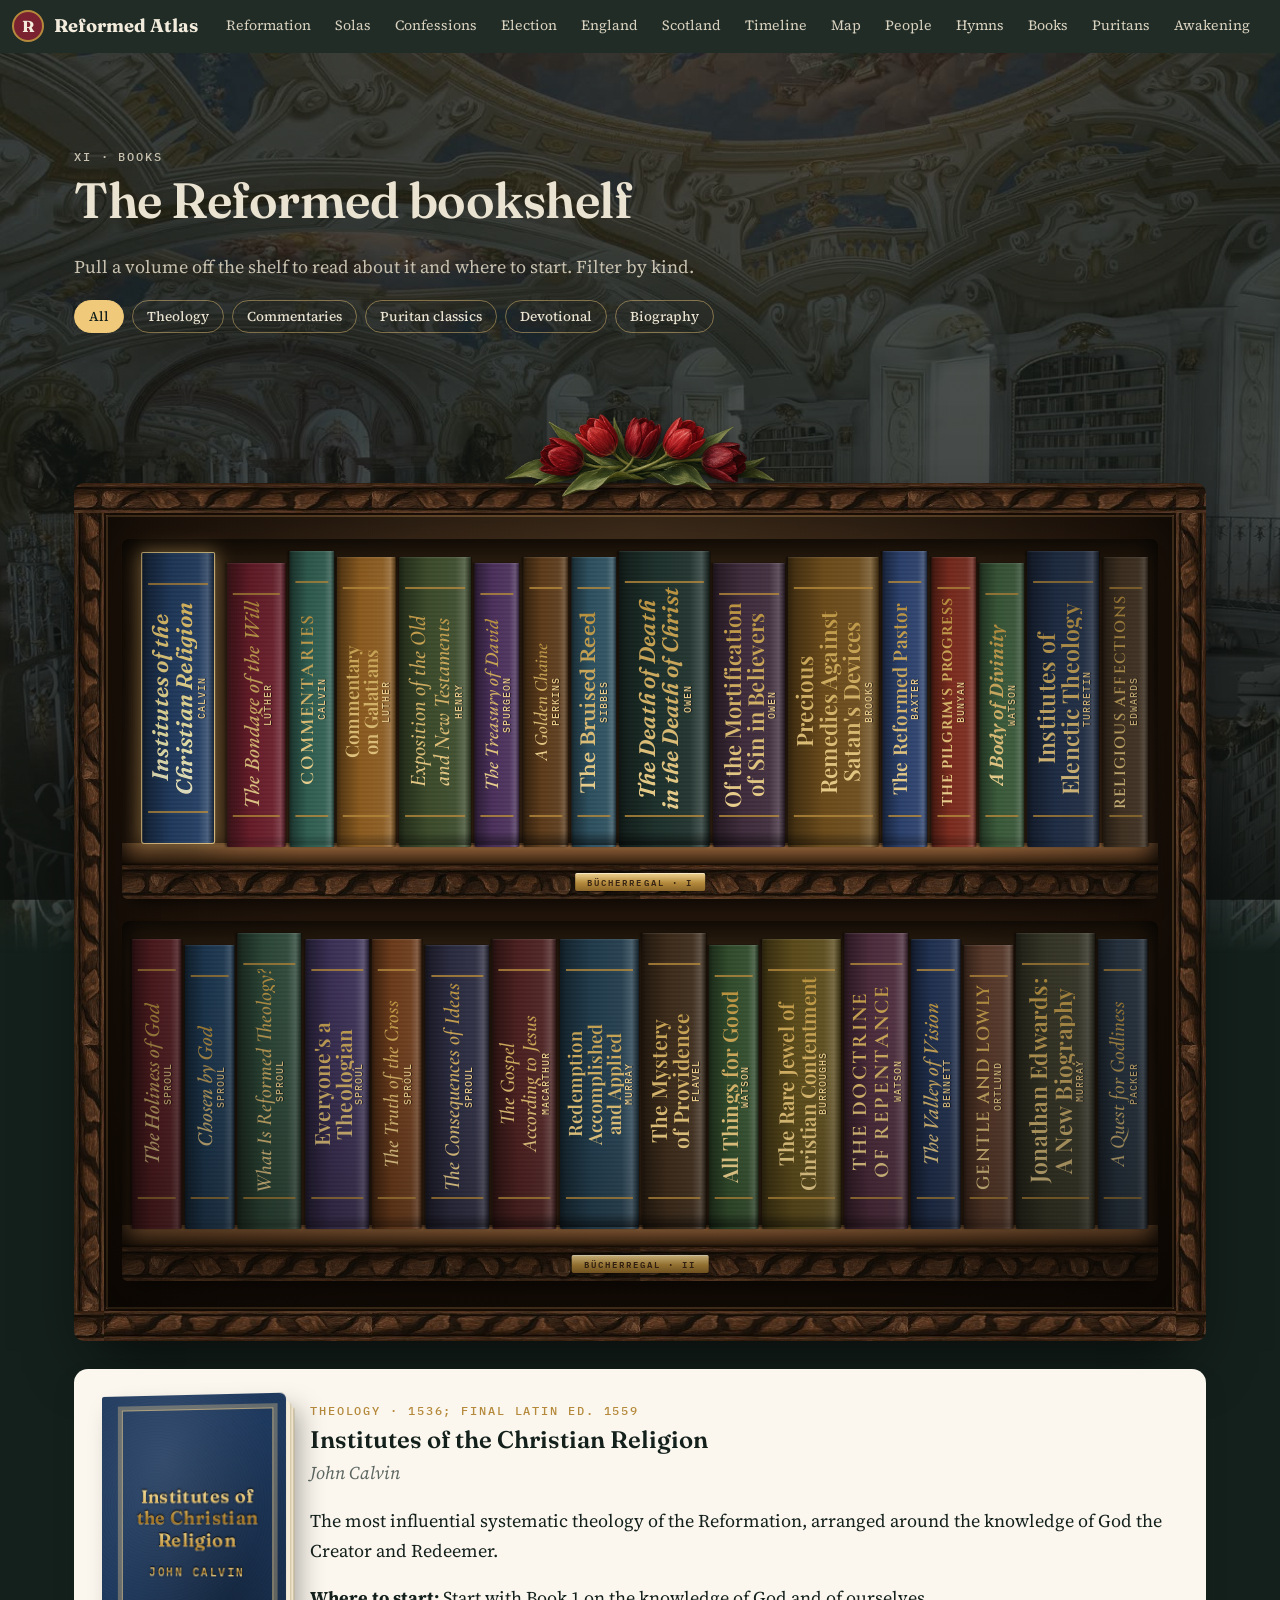
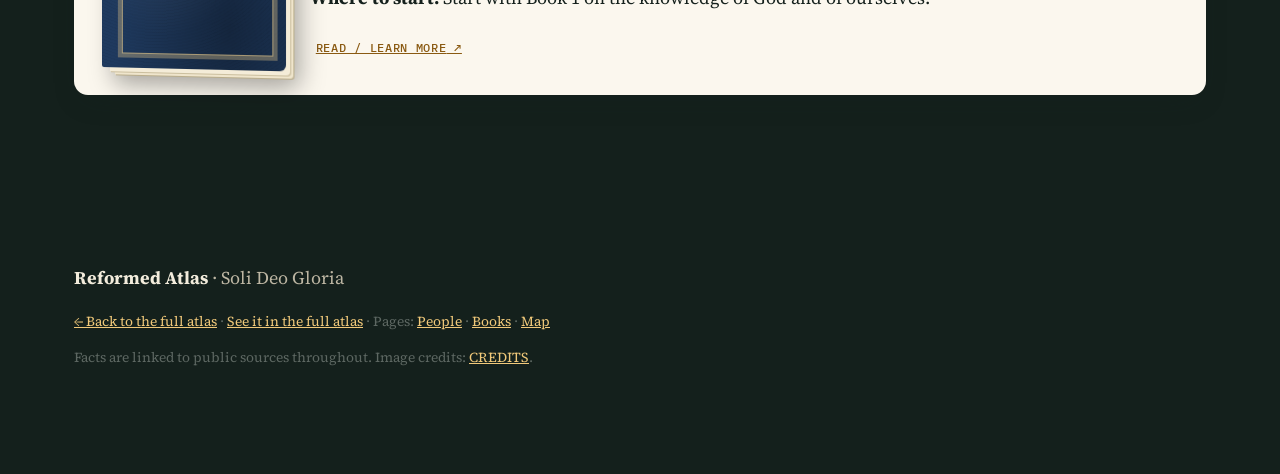
<file: books.html>
<!DOCTYPE html>
<html lang="en">
<head>
<meta charset="UTF-8">
<meta name="viewport" content="width=device-width, initial-scale=1.0, viewport-fit=cover">
<title>The Reformed bookshelf — Reformed Atlas</title>
<meta name="description" content="Theology, commentaries, Puritan classics, devotional works and biographies, with where to start.">
<meta property="og:title" content="The Reformed bookshelf — Reformed Atlas">
<meta property="og:description" content="Theology, commentaries, Puritan classics, devotional works and biographies, with where to start.">
<meta property="og:type" content="website">
<meta property="og:url" content="https://reformedatlas.com/books.html">
<meta property="og:image" content="https://reformedatlas.com/assets/hero-wittenberg.jpg">
<meta property="og:site_name" content="Reformed Atlas">
<meta name="twitter:card" content="summary_large_image">
<meta name="twitter:title" content="The Reformed bookshelf — Reformed Atlas">
<meta name="twitter:description" content="Theology, commentaries, Puritan classics, devotional works and biographies, with where to start.">
<meta name="twitter:image" content="https://reformedatlas.com/assets/hero-wittenberg.jpg">
<link rel="icon" href="./assets/favicon.svg" type="image/svg+xml">
<link rel="preconnect" href="https://fonts.googleapis.com"><link rel="preconnect" href="https://fonts.gstatic.com" crossorigin>
<link href="https://fonts.googleapis.com/css2?family=Fraunces:ital,opsz,wght@0,9..144,400;0,9..144,600;0,9..144,800;1,9..144,400;1,9..144,600&family=Source+Serif+4:ital,wght@0,400;0,600;0,700;1,400;1,600&family=IBM+Plex+Mono:wght@400;500&family=EB+Garamond:ital,wght@0,500;0,700;1,500&family=Cormorant+Garamond:ital,wght@0,600;0,700;1,600&family=Playfair+Display:wght@600&family=Libre+Baskerville:wght@700&family=Cinzel:wght@600;700&display=swap" rel="stylesheet">
<link rel="stylesheet" href="./style.css?v=42">
<link rel="stylesheet" href="./museum.css?v=3">
<link rel="stylesheet" href="./hero-stars.css?v=20261029m">
<link rel="stylesheet" href="./mobile.css?v=2">
<link rel="canonical" href="https://reformedatlas.com/books.html">
</head>
<body class="subpage">
<a class="skip" href="#main">Skip to content</a>
<header class="topbar">
  <a class="brand" href="./"><span class="seal" aria-hidden="true">R</span>Reformed Atlas</a>
  <button class="menu-btn" type="button" aria-label="Menu" aria-expanded="false" aria-controls="site-nav"><span class="bars" aria-hidden="true"></span></button>
  <nav class="nav" id="site-nav" aria-label="Sections">
    <a href="./#reformation">Reformation</a><a href="./#solas">Solas</a><a href="./#confessions">Confessions</a><a href="./#election">Election</a><a href="./#england">England</a><a href="./#scotland">Scotland</a><a href="./#era">Timeline</a><a href="./#map">Map</a><a href="./#people">People</a><a href="./#hymns">Hymns</a><a href="./#shelf">Books</a><a href="./#puritans">Puritans</a><a href="./#awakening">Awakening</a><a href="./#second-awakening">2nd Awakening</a><a href="./#path">Learn</a>
    <span class="nav-pages"><a href="./people.html">People</a><a href="./books.html">Books</a><a href="./map.html">Map</a></span>
  </nav>
</header>

<main id="main">
<section class="sec dark ink" id="shelf">
  <video class="shelf-bg-video" src="./assets/shelf-gutenberg.mp4?v=10" poster="./assets/bg/bg-shelf.jpg" autoplay muted loop playsinline preload="metadata" disablepictureinpicture aria-hidden="true"></video>
  <div class="wrap">
    <header class="head"><p class="kicker">XI · Books</p><h2>The Reformed bookshelf</h2><p>Pull a volume off the shelf to read about it and where to start. Filter by kind.</p>
    <div class="chips" id="shelf-chips" role="group" aria-label="Filter books"><button class="chip on" data-f="all">All</button><button class="chip" data-f="theology">Theology</button><button class="chip" data-f="commentary">Commentaries</button><button class="chip" data-f="puritan">Puritan classics</button><button class="chip" data-f="devotional">Devotional</button><button class="chip" data-f="biography">Biography</button></div></header>
    <div class="shelves" id="bookshelf"></div>
    <article class="book-card" id="book-card" aria-live="polite"><p class="small">Select a spine.</p></article>
  </div>
</section>
</main>

<footer class="foot">
  <div class="wrap"><p><b>Reformed Atlas</b> · Soli Deo Gloria</p><p class="small"><a href="./">← Back to the full atlas</a> · <a href="./#shelf">See it in the full atlas</a> · Pages: <a href="./people.html">People</a> · <a href="./books.html">Books</a> · <a href="./map.html">Map</a></p><p class="small">Facts are linked to public sources throughout. Image credits: <a href="https://github.com/mjbanakSATCOM/sola-atlas/blob/main/assets/CREDITS.md" target="_blank" rel="noopener">CREDITS</a>.</p></div>
</footer>
<script src="./data.js?v=3" defer></script>
<script src="./map-data.js?v=4" defer></script>
<script src="./app.js?v=13" defer></script>
<script src="./museum.js?v=3" defer></script>
<script src="./mobile.js?v=1" defer></script>
<!-- generated by tools/build-pages.py from index.html; edit index.html then rerun -->
</body>
</html>
</file>
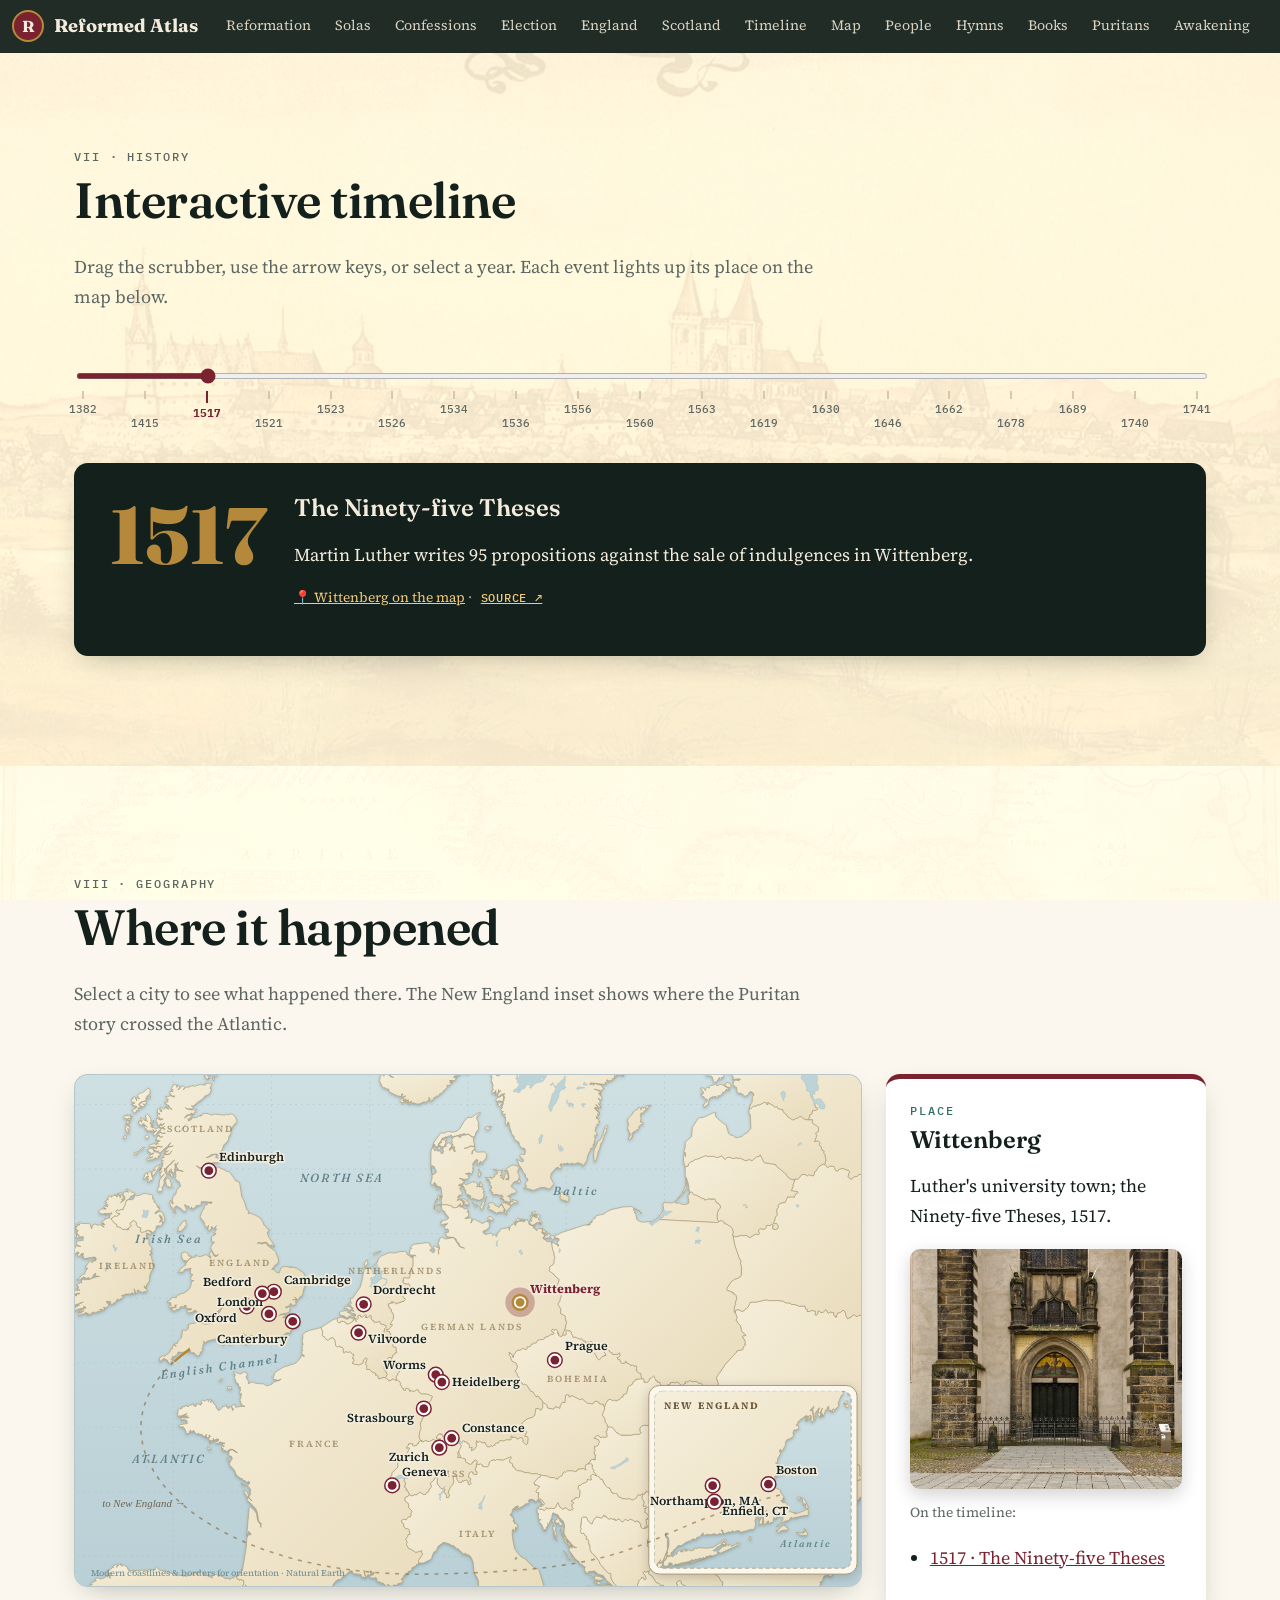
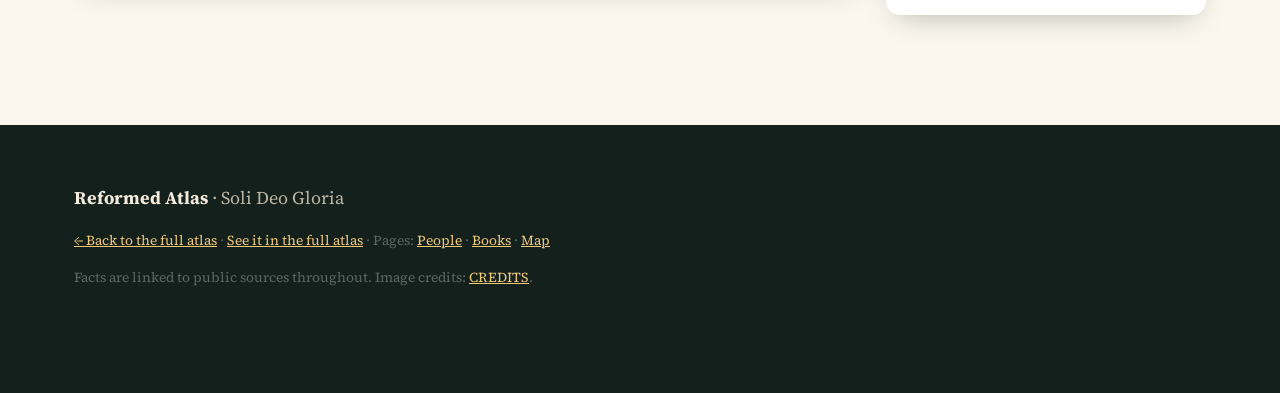
<file: map.html>
<!DOCTYPE html>
<html lang="en">
<head>
<meta charset="UTF-8">
<meta name="viewport" content="width=device-width, initial-scale=1.0, viewport-fit=cover">
<title>Timeline &amp; map — Reformed Atlas</title>
<meta name="description" content="Where the Reformation and the Puritan story happened, from Wittenberg to New England, with an interactive timeline.">
<meta property="og:title" content="Timeline &amp; map — Reformed Atlas">
<meta property="og:description" content="Where the Reformation and the Puritan story happened, from Wittenberg to New England, with an interactive timeline.">
<meta property="og:type" content="website">
<meta property="og:url" content="https://reformedatlas.com/map.html">
<meta property="og:image" content="https://reformedatlas.com/assets/hero-wittenberg.jpg">
<meta property="og:site_name" content="Reformed Atlas">
<meta name="twitter:card" content="summary_large_image">
<meta name="twitter:title" content="Timeline &amp; map — Reformed Atlas">
<meta name="twitter:description" content="Where the Reformation and the Puritan story happened, from Wittenberg to New England, with an interactive timeline.">
<meta name="twitter:image" content="https://reformedatlas.com/assets/hero-wittenberg.jpg">
<link rel="icon" href="./assets/favicon.svg" type="image/svg+xml">
<link rel="preconnect" href="https://fonts.googleapis.com"><link rel="preconnect" href="https://fonts.gstatic.com" crossorigin>
<link href="https://fonts.googleapis.com/css2?family=Fraunces:ital,opsz,wght@0,9..144,400;0,9..144,600;0,9..144,800;1,9..144,400;1,9..144,600&family=Source+Serif+4:ital,wght@0,400;0,600;0,700;1,400;1,600&family=IBM+Plex+Mono:wght@400;500&family=EB+Garamond:ital,wght@0,500;0,700;1,500&family=Cormorant+Garamond:ital,wght@0,600;0,700;1,600&family=Playfair+Display:wght@600&family=Libre+Baskerville:wght@700&family=Cinzel:wght@600;700&display=swap" rel="stylesheet">
<link rel="stylesheet" href="./style.css?v=42">
<link rel="stylesheet" href="./museum.css?v=3">
<link rel="stylesheet" href="./hero-stars.css?v=20261029m">
<link rel="stylesheet" href="./mobile.css?v=2">
<link rel="canonical" href="https://reformedatlas.com/map.html">
</head>
<body class="subpage">
<a class="skip" href="#main">Skip to content</a>
<header class="topbar">
  <a class="brand" href="./"><span class="seal" aria-hidden="true">R</span>Reformed Atlas</a>
  <button class="menu-btn" type="button" aria-label="Menu" aria-expanded="false" aria-controls="site-nav"><span class="bars" aria-hidden="true"></span></button>
  <nav class="nav" id="site-nav" aria-label="Sections">
    <a href="./#reformation">Reformation</a><a href="./#solas">Solas</a><a href="./#confessions">Confessions</a><a href="./#election">Election</a><a href="./#england">England</a><a href="./#scotland">Scotland</a><a href="./#era">Timeline</a><a href="./#map">Map</a><a href="./#people">People</a><a href="./#hymns">Hymns</a><a href="./#shelf">Books</a><a href="./#puritans">Puritans</a><a href="./#awakening">Awakening</a><a href="./#second-awakening">2nd Awakening</a><a href="./#path">Learn</a>
    <span class="nav-pages"><a href="./people.html">People</a><a href="./books.html">Books</a><a href="./map.html">Map</a></span>
  </nav>
</header>

<main id="main">
<section class="sec" id="era">
  <div class="wrap">
    <header class="head"><p class="kicker">VII · History</p><h2>Interactive timeline</h2><p>Drag the scrubber, use the arrow keys, or select a year. Each event lights up its place on the map below.</p></header>
    <div class="scrub">
      <input type="range" id="tl-range" min="0" max="15" value="2" aria-label="Timeline event">
      <div class="ticks" id="tl-ticks"></div>
    </div>
    <article class="tl-card" id="tl-card" aria-live="polite"></article>
  </div>
</section>

<section class="sec alt" id="map">
  <div class="wrap">
    <header class="head"><p class="kicker">VIII · Geography</p><h2>Where it happened</h2><p>Select a city to see what happened there. The New England inset shows where the Puritan story crossed the Atlantic.</p></header>
    <div class="map-layout">
      <div class="map-box"><svg id="map-svg" viewBox="0 0 800 520" role="img" aria-label="Map of Reformation and Puritan cities"></svg></div>
      <aside class="map-info" id="map-info" aria-live="polite"><p class="small">Select a city on the map.</p></aside>
    </div>
  </div>
</section>
</main>

<footer class="foot">
  <div class="wrap"><p><b>Reformed Atlas</b> · Soli Deo Gloria</p><p class="small"><a href="./">← Back to the full atlas</a> · <a href="./#map">See it in the full atlas</a> · Pages: <a href="./people.html">People</a> · <a href="./books.html">Books</a> · <a href="./map.html">Map</a></p><p class="small">Facts are linked to public sources throughout. Image credits: <a href="https://github.com/mjbanakSATCOM/sola-atlas/blob/main/assets/CREDITS.md" target="_blank" rel="noopener">CREDITS</a>.</p></div>
</footer>
<script src="./data.js?v=3" defer></script>
<script src="./map-data.js?v=4" defer></script>
<script src="./app.js?v=13" defer></script>
<script src="./museum.js?v=3" defer></script>
<script src="./mobile.js?v=1" defer></script>
<!-- generated by tools/build-pages.py from index.html; edit index.html then rerun -->
</body>
</html>
</file>
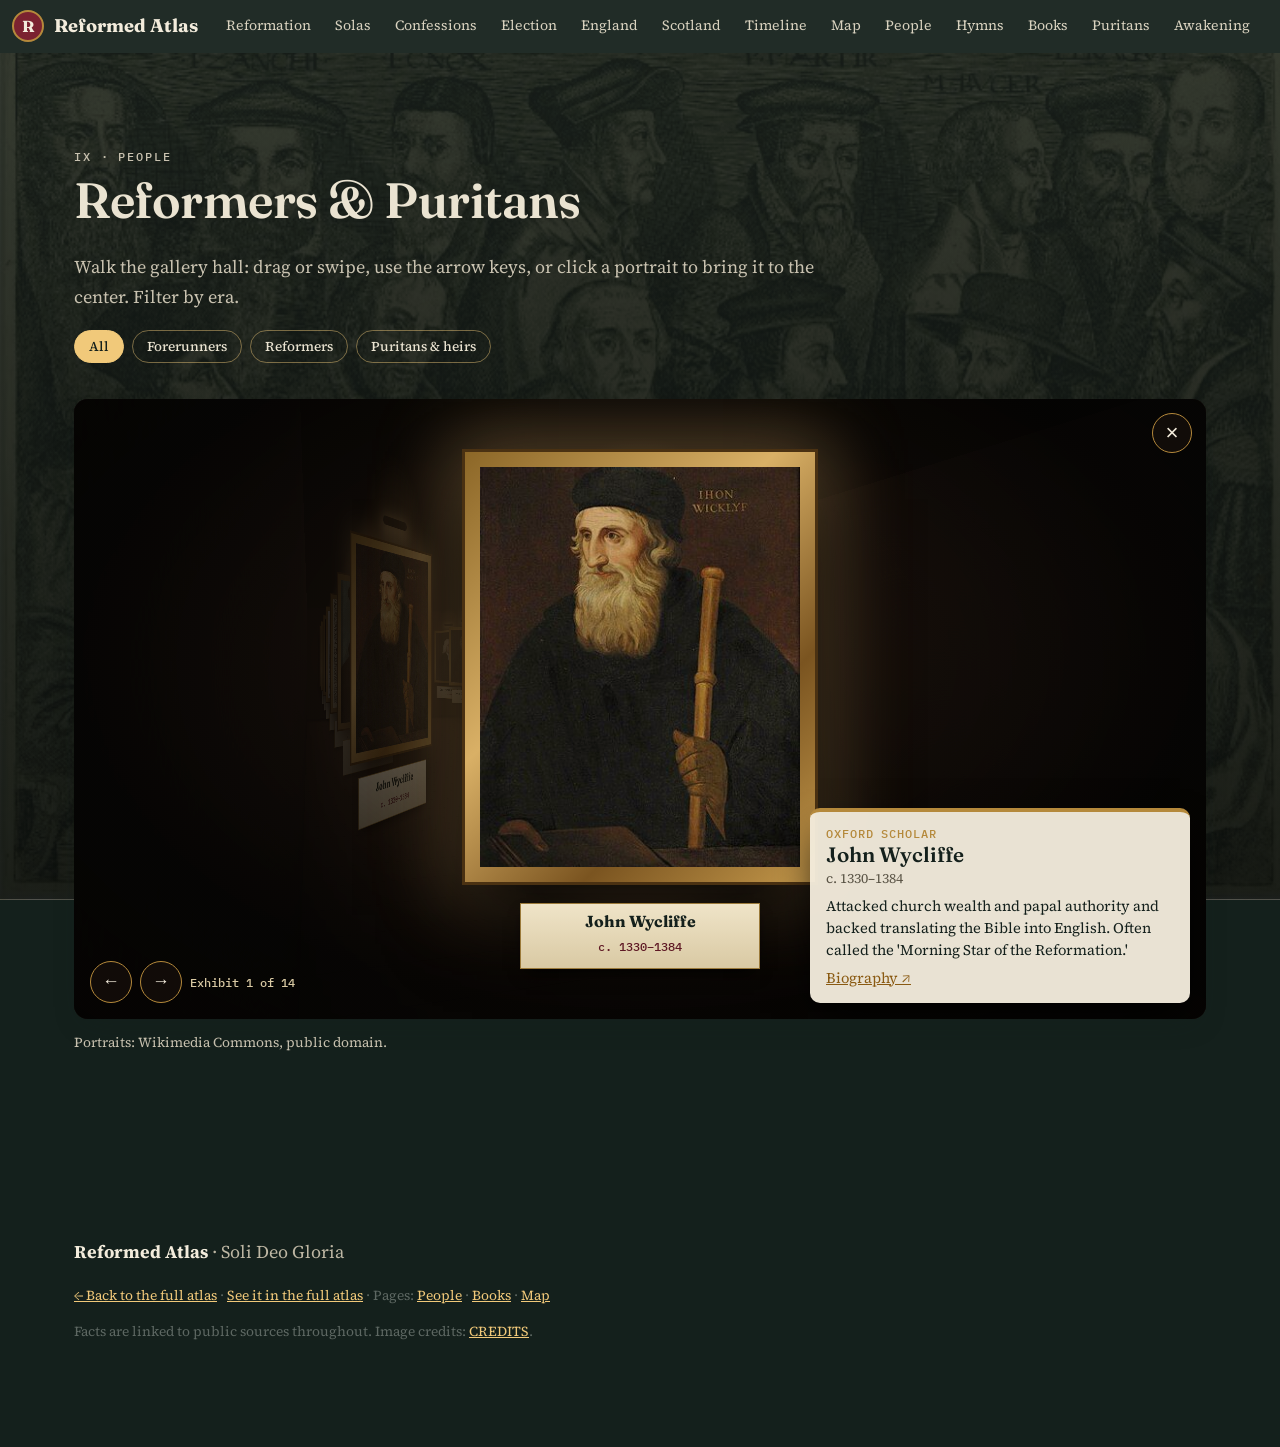
<file: people.html>
<!DOCTYPE html>
<html lang="en">
<head>
<meta charset="UTF-8">
<meta name="viewport" content="width=device-width, initial-scale=1.0, viewport-fit=cover">
<title>Reformers &amp; Puritans — Reformed Atlas</title>
<meta name="description" content="Portraits and short biographies of the forerunners, Reformers, Puritans and Great Awakening preachers.">
<meta property="og:title" content="Reformers &amp; Puritans — Reformed Atlas">
<meta property="og:description" content="Portraits and short biographies of the forerunners, Reformers, Puritans and Great Awakening preachers.">
<meta property="og:type" content="website">
<meta property="og:url" content="https://reformedatlas.com/people.html">
<meta property="og:image" content="https://reformedatlas.com/assets/hero-wittenberg.jpg">
<meta property="og:site_name" content="Reformed Atlas">
<meta name="twitter:card" content="summary_large_image">
<meta name="twitter:title" content="Reformers &amp; Puritans — Reformed Atlas">
<meta name="twitter:description" content="Portraits and short biographies of the forerunners, Reformers, Puritans and Great Awakening preachers.">
<meta name="twitter:image" content="https://reformedatlas.com/assets/hero-wittenberg.jpg">
<link rel="icon" href="./assets/favicon.svg" type="image/svg+xml">
<link rel="preconnect" href="https://fonts.googleapis.com"><link rel="preconnect" href="https://fonts.gstatic.com" crossorigin>
<link href="https://fonts.googleapis.com/css2?family=Fraunces:ital,opsz,wght@0,9..144,400;0,9..144,600;0,9..144,800;1,9..144,400;1,9..144,600&family=Source+Serif+4:ital,wght@0,400;0,600;0,700;1,400;1,600&family=IBM+Plex+Mono:wght@400;500&family=EB+Garamond:ital,wght@0,500;0,700;1,500&family=Cormorant+Garamond:ital,wght@0,600;0,700;1,600&family=Playfair+Display:wght@600&family=Libre+Baskerville:wght@700&family=Cinzel:wght@600;700&display=swap" rel="stylesheet">
<link rel="stylesheet" href="./style.css?v=42">
<link rel="stylesheet" href="./museum.css?v=3">
<link rel="stylesheet" href="./hero-stars.css?v=20261029m">
<link rel="stylesheet" href="./mobile.css?v=2">
<link rel="canonical" href="https://reformedatlas.com/people.html">
</head>
<body class="subpage">
<a class="skip" href="#main">Skip to content</a>
<header class="topbar">
  <a class="brand" href="./"><span class="seal" aria-hidden="true">R</span>Reformed Atlas</a>
  <button class="menu-btn" type="button" aria-label="Menu" aria-expanded="false" aria-controls="site-nav"><span class="bars" aria-hidden="true"></span></button>
  <nav class="nav" id="site-nav" aria-label="Sections">
    <a href="./#reformation">Reformation</a><a href="./#solas">Solas</a><a href="./#confessions">Confessions</a><a href="./#election">Election</a><a href="./#england">England</a><a href="./#scotland">Scotland</a><a href="./#era">Timeline</a><a href="./#map">Map</a><a href="./#people">People</a><a href="./#hymns">Hymns</a><a href="./#shelf">Books</a><a href="./#puritans">Puritans</a><a href="./#awakening">Awakening</a><a href="./#second-awakening">2nd Awakening</a><a href="./#path">Learn</a>
    <span class="nav-pages"><a href="./people.html">People</a><a href="./books.html">Books</a><a href="./map.html">Map</a></span>
  </nav>
</header>

<main id="main">
<section class="sec dark ink" id="people">
  <div class="wrap">
    <header class="head"><p class="kicker">IX · People</p><h2>Reformers &amp; Puritans</h2><p>Select a portrait to turn the card. Filter by era.</p>
    <div class="chips" id="ppl-chips" role="group" aria-label="Filter people"><button class="chip on" data-f="all">All</button><button class="chip" data-f="fore">Forerunners</button><button class="chip" data-f="ref">Reformers</button><button class="chip" data-f="pur">Puritans &amp; heirs</button></div></header>
    <div class="people" id="people-grid"></div>
    <p class="small">Portraits: Wikimedia Commons, public domain.</p>
  </div>
</section>
</main>

<footer class="foot">
  <div class="wrap"><p><b>Reformed Atlas</b> · Soli Deo Gloria</p><p class="small"><a href="./">← Back to the full atlas</a> · <a href="./#people">See it in the full atlas</a> · Pages: <a href="./people.html">People</a> · <a href="./books.html">Books</a> · <a href="./map.html">Map</a></p><p class="small">Facts are linked to public sources throughout. Image credits: <a href="https://github.com/mjbanakSATCOM/sola-atlas/blob/main/assets/CREDITS.md" target="_blank" rel="noopener">CREDITS</a>.</p></div>
</footer>
<script src="./data.js?v=3" defer></script>
<script src="./map-data.js?v=4" defer></script>
<script src="./app.js?v=13" defer></script>
<script src="./museum.js?v=3" defer></script>
<script src="./mobile.js?v=1" defer></script>
<!-- generated by tools/build-pages.py from index.html; edit index.html then rerun -->
</body>
</html>
</file>
<file: style.css>
/* Reformed Atlas — "Psalter & Vellum" */
:root{
  --ink:#14201c; --ink-2:#2b3a35; --vellum:#f3ecdc; --vellum-2:#e9dfc8; --paper:#fbf7ee;
  --oxblood:#7b2230; --oxblood-2:#5e1824; --verdigris:#2f6f66; --brass:#b5893b; --lapis:#23395b;
  --muted:#5d6762; --line:#d6c9ab;
  --f-display:"Fraunces",Georgia,serif; --f-body:"Source Serif 4",Georgia,serif; --f-mono:"IBM Plex Mono",ui-monospace,monospace;
  --r:14px; --sh:0 10px 30px -12px rgba(20,32,28,.35);
}
*{box-sizing:border-box}html{scroll-behavior:smooth;scroll-padding-top:76px}
body{margin:0;background:var(--vellum);color:var(--ink);font:18px/1.65 var(--f-body);-webkit-font-smoothing:antialiased}
img{max-width:100%;display:block}a{color:var(--oxblood)}a:hover{color:var(--oxblood-2)}
h1,h2,h3,h4{font-family:var(--f-display);line-height:1.1;margin:0 0 .5em;font-weight:600}
h2{font-size:clamp(2rem,4.5vw,3.1rem);letter-spacing:-.01em}h3{font-size:1.5rem}
.skip{position:absolute;left:-999px}.skip:focus{left:12px;top:12px;z-index:999;background:#fff;padding:8px}
:focus-visible{outline:3px solid var(--brass);outline-offset:2px}
.wrap{max-width:1180px;margin:0 auto;padding:0 24px}.narrow{max-width:860px}
.kicker,.eyebrow{font:500 .74rem/1.4 var(--f-mono);letter-spacing:.16em;text-transform:uppercase;color:var(--verdigris);margin:0 0 .6em}
.small{font-size:.86rem;color:var(--muted)}.note{font-size:.95rem;color:var(--muted)}
.src{font:500 .72rem var(--f-mono);letter-spacing:.06em;text-transform:uppercase;margin-left:.5em;white-space:nowrap}
.src::after{content:" ↗"}
.btn{display:inline-block;background:var(--oxblood);color:var(--paper);border:0;border-radius:999px;padding:.75em 1.4em;font:600 .95rem var(--f-body);text-decoration:none;cursor:pointer}
.btn:hover{background:var(--oxblood-2);color:#fff}.btn.ghost{background:transparent;border:1.5px solid var(--paper);color:var(--paper)}.btn.sm{padding:.4em 1em;font-size:.85rem;margin-left:.6em}
.linkbtn{background:none;border:0;padding:0;color:var(--oxblood);font:inherit;text-decoration:underline;cursor:pointer;text-align:left}
.tight{padding-left:1.1em}.tight li{margin:.35em 0}


/* topbar */
.topbar{position:-webkit-sticky;position:sticky;top:0;z-index:200;display:flex;align-items:center;gap:18px;padding:10px 24px;background:rgba(20,32,28,.94);-webkit-backdrop-filter:blur(8px);backdrop-filter:blur(8px);color:var(--vellum)}
.brand{display:flex;align-items:center;gap:10px;color:var(--vellum);text-decoration:none;font:700 1.15rem var(--f-display);white-space:nowrap}
.seal{width:32px;height:32px;border-radius:50%;display:grid;place-items:center;background:var(--oxblood);border:2px solid var(--brass);font-size:1rem}
.nav{display:flex;gap:4px;overflow-x:auto;flex:1;scrollbar-width:none}.nav::-webkit-scrollbar{display:none}
.nav a{color:#d9d2bf;text-decoration:none;font-size:.88rem;padding:6px 10px;border-radius:8px;white-space:nowrap}.nav a:hover{background:rgba(255,255,255,.08);color:#fff}
.menu-btn{display:none;order:3;width:40px;height:40px;border:1px solid rgba(200,165,90,.45);border-radius:10px;background:rgba(255,255,255,.06);cursor:pointer;align-items:center;justify-content:center;padding:0}
.menu-btn .bars,.menu-btn .bars::before,.menu-btn .bars::after{display:block;width:18px;height:2px;background:var(--vellum);border-radius:2px;position:relative;transition:transform .2s,background .2s}
.menu-btn .bars::before,.menu-btn .bars::after{content:"";position:absolute;left:0}.menu-btn .bars::before{top:-6px}.menu-btn .bars::after{top:6px}
.menu-btn[aria-expanded="true"] .bars{background:transparent}.menu-btn[aria-expanded="true"] .bars::before{transform:translateY(6px) rotate(45deg)}.menu-btn[aria-expanded="true"] .bars::after{transform:translateY(-6px) rotate(-45deg)}
.menu-btn:focus-visible{outline:2px solid var(--brass);outline-offset:2px}

/* hero */
.hero{position:relative;display:grid;grid-template-columns:1.1fr .9fr;min-height:82vh;min-height:82svh;background:var(--ink);color:var(--vellum);overflow:hidden}
.hero-inner{padding:clamp(48px,9vw,120px) 24px 64px clamp(24px,6vw,96px);display:flex;flex-direction:column;justify-content:center;position:relative;z-index:1}
.hero .kicker{color:var(--brass)}
.hero h1{font-size:clamp(3rem,8vw,6.4rem);font-weight:800;letter-spacing:-.02em;margin:.1em 0 .3em}
.hero h1 em{font-style:italic;color:var(--brass);font-weight:400}
.lede{font-size:1.2rem;max-width:36em;color:#e4dccb}
.hero-ctas{display:flex;gap:12px;flex-wrap:wrap;margin-top:18px}
.hero-art{margin:0;position:relative}.hero-art img{width:100%;height:100%;object-fit:cover;filter:sepia(.35) saturate(.8) contrast(1.05)}
.hero-art::before{content:"";position:absolute;inset:0;background:linear-gradient(90deg,var(--ink),rgba(20,32,28,.15) 45%,rgba(123,34,48,.25));z-index:1}

/* sections */
.sec{padding:clamp(64px,9vw,110px) 0}.sec.alt{background:var(--paper)}
.sec.dark{background:var(--lapis);color:#eae3d1}.sec.dark .kicker{color:var(--brass)}.sec.dark a{color:#f1c97a}
.sec.band{background:var(--oxblood);color:#f6eee0}.sec.band .eyebrow{color:#f1c97a}.sec.band a{color:#f8d892}
.sec.band .section-head{max-width:820px}.sec.band h2{color:#fff}
.sec.band blockquote{margin:1.4em 0;padding:.4em 0 .4em 1.2em;border-left:3px solid var(--brass);font:italic 1.3rem/1.5 var(--f-display)}
.sec.band cite{display:block;font:500 .75rem var(--f-mono);letter-spacing:.1em;text-transform:uppercase;margin-top:.6em;font-style:normal}
.head{max-width:760px;margin-bottom:36px}.head>p{color:var(--muted)}.sec.dark .head>p{color:#c9c2b0}
.rv{transform:translateY(14px);transition:transform .7s ease}.rv.in{transform:none}
.pop{animation:pop .45s ease}@keyframes pop{from{opacity:.2;transform:translateY(8px)}to{opacity:1;transform:none}}

/* solas */
.sola-tabs{display:grid;grid-template-columns:repeat(5,1fr);gap:10px;margin-bottom:22px}
.sola-tabs button{background:var(--paper);border:1.5px solid var(--line);border-radius:var(--r);padding:16px 12px;text-align:left;cursor:pointer;color:var(--ink);transition:.2s}
.sola-tabs button span{display:block;font:600 1.05rem var(--f-display)}.sola-tabs small{color:var(--muted);font-size:.82rem}
.sola-tabs button:hover{border-color:var(--verdigris)}
.sola-tabs button[aria-selected="true"]{background:var(--ink);color:var(--vellum);border-color:var(--ink);transform:translateY(-3px);box-shadow:var(--sh)}
.sola-tabs button[aria-selected="true"] small{color:var(--brass)}
.sola-panel{background:var(--paper);border-radius:var(--r);padding:clamp(24px,4vw,48px);border-left:6px solid var(--oxblood);box-shadow:var(--sh);min-height:220px}
.big-latin{font:italic 400 clamp(2.2rem,5vw,3.6rem)/1 var(--f-display);color:var(--oxblood);margin:0 0 .3em}
.lead{font-size:1.3rem}
.sv-h{font:500 .72rem var(--f-mono);letter-spacing:.1em;text-transform:uppercase;color:var(--verdigris);margin:1.4em 0 .6em}.sv-h small{color:var(--muted)}
.sola-verses{list-style:none;margin:0;padding:0;display:grid;grid-template-columns:repeat(auto-fit,minmax(220px,1fr));gap:10px}
.sola-verses li{background:var(--vellum);border:1px solid var(--line);border-radius:6px;padding:12px 14px}
.sola-verses blockquote{margin:0 0 .4em;font-style:italic;line-height:1.45}.sola-verses a{font:500 .8rem var(--f-mono);color:var(--oxblood)}
.sola-quote{margin:1.4em 0 0;padding:14px 18px;border-left:3px solid var(--brass);background:var(--vellum);border-radius:0 6px 6px 0}
.sola-quote blockquote{margin:0;font:italic 1.15rem/1.4 var(--f-display)}.sola-quote figcaption{margin-top:.5em;font-size:.85rem;color:var(--muted)}
.meta{display:grid;grid-template-columns:max-content 1fr;gap:6px 18px;font-size:.95rem}.meta dt{font:500 .72rem var(--f-mono);letter-spacing:.1em;text-transform:uppercase;color:var(--verdigris);padding-top:.3em}.meta dd{margin:0}

/* confessions */
.conf-layout{display:grid;grid-template-columns:300px 1fr;gap:24px}
.conf-list{list-style:none;margin:0;padding:0;display:flex;flex-direction:column;gap:8px}
.conf-list button{width:100%;display:flex;gap:14px;align-items:baseline;background:none;border:1.5px solid var(--line);border-radius:12px;padding:12px 14px;cursor:pointer;text-align:left;font:600 1rem var(--f-display);color:var(--ink)}
.conf-list time{font:500 .8rem var(--f-mono);color:var(--verdigris)}
.conf-list button[aria-selected="true"]{background:var(--verdigris);color:#fff;border-color:var(--verdigris)}.conf-list button[aria-selected="true"] time{color:#d7efe9}
.conf-card{background:#fff;border-radius:var(--r);padding:32px;box-shadow:var(--sh);border-top:5px solid var(--verdigris)}
.compare{margin-top:40px}.compare-bar{display:flex;align-items:center;gap:16px;flex-wrap:wrap;margin-bottom:14px}.compare-bar h3{margin:0;font-size:1.2rem}
.chips{display:flex;gap:8px;flex-wrap:wrap;margin-top:12px}
.chip{background:transparent;border:1.5px solid var(--line);border-radius:999px;padding:6px 14px;font:500 .85rem var(--f-body);cursor:pointer;color:var(--ink)}
.chip.on{background:var(--oxblood);border-color:var(--oxblood);color:#fff}
.cmp-grid{display:grid;grid-template-columns:repeat(5,1fr);gap:10px}
.cmp-cell{background:#fff;border-radius:12px;padding:14px;border:1px solid var(--line)}.cmp-cell small{display:block;color:var(--muted);font-size:.78rem}.cmp-cell b{font:600 1.15rem var(--f-display);color:var(--oxblood)}
.cmp-cell.na b{color:#9a9f9b;font-weight:400;font-size:.95rem}

/* election */
.layers{display:flex;flex-direction:column;gap:12px}
.layer{background:var(--paper);border:1.5px solid var(--line);border-radius:var(--r);padding:4px 24px}
.layer[open]{box-shadow:var(--sh);border-color:var(--verdigris)}
.layer summary{cursor:pointer;font:600 1.2rem var(--f-display);padding:16px 0;list-style:none;display:flex;gap:12px;align-items:center}
.layer summary::-webkit-details-marker{display:none}
.layer summary span{width:30px;height:30px;border-radius:50%;background:var(--verdigris);color:#fff;display:grid;place-items:center;font:500 .85rem var(--f-mono)}
.layer summary::after{content:"+";margin-left:auto;font-size:1.4rem;color:var(--verdigris)}.layer[open] summary::after{content:"–"}
.vs{display:grid;grid-template-columns:1fr 1fr;gap:12px;margin:16px 0}.vs>div{background:#fff;border-radius:12px;padding:14px 16px;border-top:4px solid var(--verdigris)}.vs>div+div{border-top-color:var(--brass)}.vs h4{font-size:1rem}.vs p{margin:0;font-size:.95rem}

/* timeline */
.scrub{position:relative;padding:10px 0 46px}
#tl-range{width:100%;accent-color:var(--oxblood);height:6px}
.ticks{position:relative;height:30px;margin:0 9px}
.tick{position:absolute;transform:translateX(-50%);background:none;border:0;padding:4px 2px;cursor:pointer;font:500 .7rem var(--f-mono);color:var(--muted)}
.tick::before{content:"";display:block;width:2px;height:8px;background:var(--line);margin:0 auto 3px}
.tick.on{color:var(--oxblood);font-weight:700}.tick.on::before{background:var(--oxblood);height:12px}
.tick:nth-child(even) span{position:relative;top:14px}
.tl-card{display:grid;grid-template-columns:auto 1fr;gap:28px;align-items:start;background:var(--ink);color:var(--vellum);border-radius:var(--r);padding:32px 36px;box-shadow:var(--sh)}
.tl-year{font:800 clamp(3rem,7vw,5rem)/1 var(--f-display);color:var(--brass);margin:0}
.tl-card .small{color:#b8b19e}.tl-card .linkbtn,.tl-card a{color:#f1c97a}

/* map */
.map-layout{display:grid;grid-template-columns:1fr 320px;gap:24px;align-items:start}
.map-box{background:#dfe8e4;border-radius:var(--r);overflow:hidden;box-shadow:var(--sh)}
#map-svg{width:100%;height:auto;display:block}
.grat line{stroke:#9fbcc3;stroke-width:.6;stroke-dasharray:2 4;opacity:.7}
.land{fill:url(#mg-land);stroke:#a89770;stroke-width:.6;stroke-linejoin:round}.land:hover{fill:#f3e7c8}
.inset{fill:#d3dfda;stroke:#9fb3ac;stroke-dasharray:4 3}.inset-label{font:500 10px var(--f-mono);letter-spacing:.14em;fill:var(--muted)}
.city{cursor:pointer}.city .dot{fill:var(--oxblood);stroke:#fff;stroke-width:2}.city .halo{fill:var(--oxblood);opacity:0;transition:.3s}
.city text{font:600 13px var(--f-body);fill:var(--ink);paint-order:stroke;stroke:#f3ecdc;stroke-width:3px}
.city:hover .halo,.city:focus .halo{opacity:.18}.city.on .halo{opacity:.3;animation:pulse 1.6s infinite}.city.on .dot{fill:var(--brass)}
.city:focus{outline:none}
@keyframes pulse{50%{opacity:.08}}
.map-info{background:#fff;border-radius:var(--r);padding:24px;box-shadow:var(--sh);border-top:5px solid var(--oxblood)}

/* people */
.people{display:grid;grid-template-columns:repeat(auto-fill,minmax(200px,1fr));gap:18px}
.person{display:flex;flex-direction:column;gap:6px}.person[hidden]{display:none}
.flip{position:relative;height:300px;border:0;padding:0;background:none;cursor:pointer;perspective:1000px;font:inherit;color:inherit;text-align:left}
.face{position:absolute;inset:0;border-radius:var(--r);overflow:hidden;backface-visibility:hidden;transition:transform .6s cubic-bezier(.3,.7,.3,1);box-shadow:var(--sh)}
.front img{width:100%;height:100%;object-fit:cover;filter:sepia(.2)}
.cap{position:absolute;left:0;right:0;bottom:0;padding:40px 14px 12px;background:linear-gradient(transparent,rgba(20,32,28,.92));color:#fff;display:flex;flex-direction:column}.cap b{font:600 1.1rem var(--f-display)}.cap small{color:var(--brass);font-family:var(--f-mono);font-size:.72rem}
.back{background:var(--ink);color:var(--vellum);padding:18px;transform:rotateY(180deg);display:flex;flex-direction:column;gap:4px}
.back b{font:600 1.15rem var(--f-display)}.back .kicker{color:var(--brass)}.back>small{color:#b9b19d;font-family:var(--f-mono);font-size:.72rem}.bio{font-size:.9rem;line-height:1.5;margin-top:8px}
.person.flipped .front{transform:rotateY(-180deg)}.person.flipped .back{transform:rotateY(0)}
.person .src{margin-left:0}

/* puritans */
.pur-grid{display:grid;grid-template-columns:1.3fr 1fr;gap:40px}
.steps{list-style:none;padding:0;margin:0;border-left:2px solid var(--brass)}.steps li{padding:0 0 14px 20px;position:relative}.steps li::before{content:"";position:absolute;left:-7px;top:.45em;width:12px;height:12px;border-radius:50%;background:var(--brass)}.steps b{font-family:var(--f-mono);font-size:.85rem;color:#f1c97a;margin-right:8px}
.marks{display:grid;grid-template-columns:repeat(4,1fr);gap:14px;margin-top:36px}.marks>div{background:rgba(255,255,255,.06);border:1px solid rgba(255,255,255,.14);border-radius:12px;padding:18px}.marks h4{color:#f1c97a}.marks p{margin:0;font-size:.95rem}

/* shelf */
.shelf{display:flex;align-items:flex-end;gap:5px;padding:20px 16px 0;min-height:310px;overflow:hidden;background:linear-gradient(transparent calc(100% - 18px),#6b4a2b calc(100% - 18px));border-radius:6px}
.spine{flex:0 0 46px;height:var(--h);background:var(--c);color:#f3e7c9;border:0;border-radius:3px 3px 0 0;cursor:pointer;display:flex;flex-direction:column;align-items:center;justify-content:space-between;padding:12px 0 26px;writing-mode:vertical-rl;transform:rotate(180deg);box-shadow:inset -6px 0 10px rgba(0,0,0,.25),inset 2px 0 0 rgba(255,255,255,.12);transition:transform .25s,margin .25s;position:relative;font-family:var(--f-display)}
.spine[hidden]{display:none}
.spine::before,.spine::after{content:"";position:absolute;left:6px;right:6px;height:2px;background:var(--brass);opacity:.8}.spine::before{top:30px}.spine::after{bottom:44px}
.spine .st{font-size:.82rem;font-weight:600;max-height:calc(var(--h) - 80px);overflow:hidden;text-overflow:ellipsis;white-space:nowrap}.spine .sa{font:500 .62rem var(--f-mono);letter-spacing:.1em;text-transform:uppercase;color:#e7c98a}
.spine:hover{transform:rotate(180deg) translateY(8px)}.spine.out{transform:rotate(180deg) translateY(22px);margin:0 10px}
.book-card{display:grid;grid-template-columns:180px 1fr;gap:28px;margin-top:28px;background:var(--paper);border-radius:var(--r);padding:28px;box-shadow:var(--sh)}
.cover{background:var(--c);color:#f3e7c9;border-radius:4px 10px 10px 4px;aspect-ratio:2/3;padding:20px 16px;display:flex;flex-direction:column;justify-content:space-between;box-shadow:inset 8px 0 0 rgba(0,0,0,.2),var(--sh);border:2px solid var(--brass);outline:1px solid var(--brass);outline-offset:-10px}
.cover span{font:600 1.05rem/1.2 var(--f-display)}.cover small{font:500 .7rem var(--f-mono);letter-spacing:.08em;text-transform:uppercase;color:#e7c98a}
.by{font-style:italic;color:var(--muted);margin-top:-.4em}

/* paths + quiz */
.paths{display:grid;grid-template-columns:repeat(3,1fr);gap:18px;margin-bottom:36px}
.path{background:#fff;border-radius:var(--r);padding:24px;box-shadow:var(--sh);border-top:5px solid var(--verdigris)}.path:nth-child(2){border-top-color:var(--oxblood)}.path:nth-child(3){border-top-color:var(--lapis)}
.path h3{font-size:1.2rem}.path ol{padding-left:0;list-style:none;margin:12px 0 0}.path li{margin:8px 0;font-size:.95rem}.path input{accent-color:var(--verdigris);width:17px;height:17px;vertical-align:-3px}
.bar{height:6px;background:var(--vellum-2);border-radius:9px;overflow:hidden}.bar i{display:block;height:100%;width:0;background:var(--verdigris);transition:width .4s}
.quiz{background:var(--ink);color:var(--vellum);border-radius:var(--r);padding:clamp(24px,4vw,44px);box-shadow:var(--sh);max-width:860px;margin:0 auto}
.quiz .kicker{color:var(--brass)}.q-top{display:flex;align-items:center;gap:16px}.q-top .bar{flex:1;background:rgba(255,255,255,.15)}.q-top .bar i{background:var(--brass)}
.opts{display:grid;grid-template-columns:1fr 1fr;gap:10px;margin:18px 0}
.opt{background:rgba(255,255,255,.06);border:1.5px solid rgba(255,255,255,.2);color:var(--vellum);border-radius:12px;padding:14px;text-align:left;font:1rem var(--f-body);cursor:pointer}
.opt:hover:not(:disabled){border-color:var(--brass)}.opt.right{background:#2f6f66;border-color:#5fb3a6}.opt.wrong{background:#7b2230;border-color:#c25a69}.opt:disabled{cursor:default}
.fb a{color:#f1c97a}

.foot{background:var(--ink);color:#bdb6a3;padding:40px 0 90px}.foot a{color:#f1c97a}.foot b{color:var(--vellum)}


@media (max-width:980px){
  .hero{grid-template-columns:1fr}.hero-art{position:absolute;inset:0;opacity:.28}
  .conf-layout,.map-layout,.pur-grid{grid-template-columns:1fr}
  .conf-list{flex-direction:row;overflow-x:auto}.conf-list li{flex:0 0 auto}
  .cmp-grid{grid-template-columns:repeat(2,1fr)}.marks{grid-template-columns:1fr 1fr}.paths{grid-template-columns:1fr}
  .sola-tabs{grid-template-columns:repeat(5,minmax(140px,1fr));overflow-x:auto}
  .topbar{flex-wrap:wrap}.brand{flex:1}  .menu-btn{display:inline-flex}
  .nav{display:none;order:4;flex:0 0 100%;flex-direction:column;gap:2px;padding:8px 0 12px;border-top:1px solid rgba(200,165,90,.3);max-height:calc(100vh - 70px);overflow-y:auto}
  .nav.open{display:flex}
  .nav a{font-size:1rem;padding:12px 14px;border-radius:10px}.nav a:active{background:rgba(200,165,90,.2)}
  body.menu-open{overflow:hidden}
}
@media (max-width:620px){
  body{font-size:17px}.topbar{padding:8px 12px;gap:8px}.brand{font-size:1rem;gap:7px;min-width:0}.menu-btn{width:36px;height:36px}  .tl-card,.book-card{grid-template-columns:1fr}.cover{max-width:150px}
  .opts,.vs,.marks{grid-template-columns:1fr}
  .tick span{display:none}.tick.on span{display:inline}
}
@media (prefers-reduced-motion:reduce){*{animation:none!important;transition:none!important;scroll-behavior:auto!important}}

/* Section background art (Wikimedia Commons; see assets/CREDITS.md) */
.sec[id]:not(.band){position:relative;isolation:isolate}
.sec[id]:not(.band)::before{content:"";position:absolute;inset:0;z-index:-1;pointer-events:none;background-image:linear-gradient(rgba(243,236,220,.90),rgba(243,236,220,.93)),var(--bg);background-size:cover;background-position:center;filter:sepia(.25)}
.sec.alt[id]::before{background-image:linear-gradient(rgba(251,247,238,.91),rgba(251,247,238,.94)),var(--bg)}
.sec.dark[id]::before{background-image:linear-gradient(rgba(35,57,91,.88),rgba(20,32,28,.92)),var(--bg)}
@media (min-width:900px) and (hover:hover){.sec[id]:not(.band)::before{background-attachment:fixed}}
#solas{--bg:url(assets/bg/bg-solas.jpg)}#confessions{--bg:url(assets/bg/bg-confessions.jpg)}#election{--bg:url(assets/bg/bg-election.jpg)}
#era{--bg:url(assets/bg/bg-era.jpg)}#map{--bg:url(assets/bg/bg-map.jpg)}#people{--bg:url(assets/bg/bg-people.jpg)}
#puritans{--bg:url(assets/bg/bg-puritans.jpg)}#shelf{--bg:url(assets/bg/bg-shelf.jpg)}#path{--bg:url(assets/bg/bg-path.jpg)}
#scotland{--bg:url(assets/bg/bg-scotland.jpg)}
#hymns{--bg:url(assets/bg/bg-hymns.jpg)}
#reformation-day{--bg:url(assets/bg/bg-reformation-day.jpg)}
.sec.band[id]{position:relative;isolation:isolate}
.sec.band[id]::before{content:"";position:absolute;inset:0;z-index:-1;pointer-events:none;background-image:linear-gradient(rgba(123,34,48,.86),rgba(70,18,28,.92)),var(--bg);background-size:cover;background-position:center;filter:sepia(.2)}
@media (min-width:900px) and (hover:hover){.sec.band[id]::before{background-attachment:fixed}}
/* Election downloads */
.docs{margin-top:2rem;padding:1.4rem;background:var(--paper);border:1px solid var(--line);border-radius:var(--r);box-shadow:var(--sh)}
.docs h3{font-family:var(--f-display);margin:0 0 .2rem;color:var(--oxblood)}
.doc-grid{display:grid;grid-template-columns:1fr 1fr;gap:1.2rem;margin-top:1rem}
.doc-card{display:flex;gap:1rem;background:var(--vellum);border:1px solid var(--line);border-radius:var(--r);padding:1rem;transition:transform .2s,box-shadow .2s,border-color .2s}
.doc-card:hover{transform:translateY(-4px);box-shadow:var(--sh);border-color:var(--brass)}
.doc-thumb{flex:0 0 110px;padding:0;border:2px solid var(--line);border-radius:6px;background:#fff;cursor:zoom-in;overflow:hidden;transition:border-color .2s,transform .2s}
.doc-thumb:hover,.doc-thumb:focus-visible{border-color:var(--brass);transform:scale(1.03)}
.doc-thumb{align-self:flex-start;line-height:0}.doc-thumb img{display:block;width:100%;height:auto}
.doc-body h4{font-family:var(--f-display);margin:0 0 .3rem;font-size:1.05rem;color:var(--ink)}
.doc-actions{display:flex;flex-wrap:wrap;gap:.5rem;margin-top:.6rem}
.btn-doc{font:600 .9rem var(--f-body);padding:.5rem .9rem;border-radius:999px;border:1.5px solid var(--oxblood);color:var(--oxblood);background:transparent;cursor:pointer;text-decoration:none;transition:background .15s,color .15s,transform .1s,box-shadow .15s}
.btn-doc:hover,.btn-doc:focus-visible{background:var(--oxblood);color:var(--paper);box-shadow:0 0 0 3px rgba(181,137,59,.35)}
.btn-doc:active{transform:translateY(1px) scale(.98)}
.btn-doc.primary{background:var(--oxblood);color:var(--paper)}
.btn-doc.primary:hover{background:var(--oxblood-2);border-color:var(--brass)}
.doc-modal{position:fixed;inset:0;z-index:1000;background:rgba(20,32,28,.72);display:flex;align-items:center;justify-content:center;padding:1rem}
.doc-modal[hidden]{display:none}
.doc-dialog{background:var(--paper);border-radius:var(--r);border-top:4px solid var(--brass);width:min(900px,100%);height:min(92vh,1100px);display:flex;flex-direction:column;box-shadow:var(--sh);outline:none}
.doc-dialog header,.doc-dialog footer{display:flex;align-items:center;justify-content:space-between;gap:.6rem;padding:.7rem 1rem}
.doc-dialog h3{margin:0;font-family:var(--f-display);font-size:1.1rem;color:var(--oxblood)}
.doc-close{font-size:1.8rem;line-height:1;background:none;border:0;cursor:pointer;color:var(--ink)}
.doc-close:hover{color:var(--oxblood)}
.doc-view{flex:1;min-height:0;background:var(--vellum-2);overflow:auto}
.doc-view object{width:100%;height:100%;display:block}
.doc-view img{display:block;max-width:100%;margin:0 auto}
@media (max-width:700px){.doc-grid{grid-template-columns:1fr}.doc-thumb{flex-basis:90px}}

.map-info .place-photo{display:block;width:100%;height:220px;max-height:220px;object-fit:cover;object-position:center 35%;border-radius:10px;margin:14px 0 6px;box-shadow:0 6px 18px rgba(0,0,0,.18);background:#eee}

/* hymns */
.hymn-grid{display:grid;grid-template-columns:repeat(auto-fill,minmax(280px,1fr));gap:18px}
.hymn-card{background:var(--paper);border:1px solid var(--vellum-2);border-top:3px solid var(--brass);border-radius:14px;padding:20px 22px;display:flex;flex-direction:column;gap:6px;box-shadow:0 1px 0 rgba(20,32,28,.05)}
.hymn-card h3{margin:0;font-family:var(--f-display);color:var(--ink);font-size:1.2rem;line-height:1.2}
.hymn-card p{margin:0}.hymn-en{font-style:italic;color:var(--ink-2)}.hymn-by{font:500 .78rem var(--f-mono);color:var(--verdigris)}
.hymn-tag{align-self:flex-start;font:600 .66rem var(--f-mono);letter-spacing:.12em;text-transform:uppercase;padding:3px 9px;border-radius:999px;background:var(--oxblood);color:var(--vellum)}
.hymn-sung{background:var(--lapis)}.hymn-recommended{background:var(--verdigris)}
.hymn-src{margin-top:auto;padding-top:8px;color:var(--oxblood);font-size:.88rem;text-decoration:none}.hymn-src:hover{text-decoration:underline}
/* Scottish Reformation */
.scot-grid{display:grid;grid-template-columns:1.3fr 1fr;gap:40px;margin-bottom:12px}
.scot-steps{list-style:none;padding:0;margin:0;border-left:2px solid var(--brass)}.scot-steps li{padding:0 0 12px 20px;position:relative}.scot-steps li::before{content:"";position:absolute;left:-7px;top:.45em;width:12px;height:12px;border-radius:50%;background:var(--brass)}.scot-steps b{font-family:var(--f-mono);font-size:.85rem;color:var(--oxblood);margin-right:8px}
.scot-h{font-family:var(--f-display);color:var(--oxblood);margin:40px 0 16px}
.scot-places>div{background:var(--paper);border:1px solid var(--vellum-2)}.scot-places h4{color:var(--oxblood)}
@media (max-width:980px){.scot-grid{grid-template-columns:1fr}}
/* realistic books */
.shelf{perspective:900px;padding-bottom:0;background:linear-gradient(180deg,#2a1d12,#3a2818 calc(100% - 18px),#7a5532 calc(100% - 18px),#5a3c22 calc(100% - 6px),#3a2616 100%);box-shadow:inset 0 10px 24px rgba(0,0,0,.5)}
.spine{flex-basis:var(--w,44px);margin-bottom:18px;border-radius:2px 2px 1px 1px;
 background:linear-gradient(90deg,rgba(0,0,0,.45) 0,rgba(255,255,255,.18) 9%,rgba(255,255,255,.04) 22%,rgba(0,0,0,0) 60%,rgba(0,0,0,.35) 92%,rgba(0,0,0,.55) 100%),repeating-linear-gradient(0deg,rgba(255,255,255,.025) 0 2px,rgba(0,0,0,.03) 2px 4px),var(--c);
 box-shadow:2px 0 2px rgba(0,0,0,.45),-1px 0 0 rgba(0,0,0,.3),0 -1px 0 rgba(255,255,255,.08) inset;text-shadow:0 1px 1px rgba(0,0,0,.6)}
.spine:nth-child(3n){--w:50px}.spine:nth-child(4n+1){--w:40px}
.spine .st{background:linear-gradient(#e9cf8f,#b8913f);-webkit-background-clip:text;background-clip:text;color:transparent;text-shadow:none}
.spine:focus-visible{outline:3px solid var(--brass);outline-offset:2px}
.cover{position:relative;border:0;outline:0;border-radius:2px 6px 6px 2px;
 background:linear-gradient(90deg,rgba(0,0,0,.45) 0,rgba(255,255,255,.15) 4%,rgba(0,0,0,.25) 7%,rgba(0,0,0,0) 12%,rgba(255,255,255,.06) 70%,rgba(0,0,0,.2) 100%),repeating-linear-gradient(45deg,rgba(255,255,255,.03) 0 2px,rgba(0,0,0,.04) 2px 4px),var(--c);
 box-shadow:6px 6px 0 -2px #f4ecd8,7px 7px 0 -2px #cbbf9f,10px 10px 0 -3px #efe5cc,11px 11px 0 -3px #b9ad8c,12px 16px 24px rgba(0,0,0,.35);transform:perspective(800px) rotateY(-8deg);transform-origin:left center}
.cover::after{content:"";position:absolute;inset:14px 12px 14px 20px;border:1px solid rgba(231,201,138,.7);box-shadow:0 0 0 3px rgba(0,0,0,0),0 0 0 4px rgba(231,201,138,.35);pointer-events:none}
@media (prefers-reduced-motion:reduce){.cover{transform:none}}

.shelves{display:flex;flex-direction:column;gap:22px}.shelves .shelf{justify-content:center;flex-wrap:nowrap}.shelves .spine{flex:0 1 auto;min-width:0}
/* 16 per shelf, packed flush */
.shelves .shelf{justify-content:stretch;gap:3px;padding:20px 10px 0}
.shelves .spine{flex:1 1 0;min-width:0;max-width:none}
.shelves .spine:nth-child(3n){flex-grow:1.12}.shelves .spine:nth-child(4n+1){flex-grow:.9}
.shelves .spine .st{font-size:.78rem}
/* Center spine titles on the book spine */
.spine{justify-content:center;align-items:center;text-align:center;padding:0}
.spine .st{margin:0;line-height:1;display:block;text-align:center;max-height:calc(var(--h) - 120px)}
.spine::after{bottom:30px}
.spine .sa{flex:0 0 auto;line-height:1;text-align:center}

/* ===== HERO DRAFT (motion) — begin ===== */
.hero{min-height:92vh;isolation:isolate}
.hero-art{position:absolute;inset:0;overflow:hidden}
.hero-art img{position:absolute;inset:-6% 4% -6% 21%;width:75%;height:112%;will-change:transform;transform:translate3d(0,var(--hp,0px),0) scale(1.08);animation:heroDrift 28s ease-in-out infinite alternate}
@keyframes heroDrift{from{object-position:45% 40%}to{object-position:60% 55%}}
.hero-art::before{background:linear-gradient(90deg,var(--ink) 0%,var(--ink) 28%,rgba(20,32,28,.8) 42%,rgba(20,32,28,.2) 65%,rgba(123,34,48,.28))}
.hero-art::after{content:"";position:absolute;inset:0;z-index:1;background:radial-gradient(ellipse at 65% 45%,transparent 35%,rgba(10,16,14,.75) 100%),linear-gradient(0deg,var(--ink),transparent 30%)}
.hero-inner{grid-column:1;z-index:3}
.hero-fx{position:absolute;inset:0;z-index:2;pointer-events:none}
.hero-rays{position:absolute;inset:-20% -10% auto 40%;height:140%;background:repeating-conic-gradient(from 200deg at 80% 0%,rgba(201,162,90,.10) 0 3deg,transparent 3deg 9deg);mask:radial-gradient(ellipse at 80% 0%,#000,transparent 70%);-webkit-mask:radial-gradient(ellipse at 80% 0%,#000,transparent 70%);animation:heroRays 14s ease-in-out infinite alternate;mix-blend-mode:screen}
@keyframes heroRays{from{opacity:.35;transform:rotate(-2deg)}to{opacity:.8;transform:rotate(2deg)}}
.hero-meridian{position:absolute;right:4%;top:50%;width:min(52vw,640px);transform:translateY(-50%);opacity:.22;fill:none;stroke:#c9a25a;stroke-width:1}
.hero-meridian *{stroke-dasharray:1700;stroke-dashoffset:1700;animation:heroDraw 4s cubic-bezier(.6,0,.2,1) forwards}
.hero-meridian ellipse:nth-of-type(1){animation-delay:.6s,4.6s;animation-name:heroDraw,heroSpin;animation-duration:4s,9s;animation-iteration-count:1,infinite;animation-direction:normal,alternate;transform-origin:300px 300px}
.hero-meridian ellipse:nth-of-type(2){animation-delay:1s}.hero-meridian line{animation-delay:1.4s}
@keyframes heroDraw{to{stroke-dashoffset:0}}
@keyframes heroSpin{from{transform:scaleX(1)}to{transform:scaleX(.35)}}
.hero-dust i{position:absolute;bottom:-10px;width:3px;height:3px;border-radius:50%;background:#e8d9b5;opacity:0;box-shadow:0 0 6px #c9a25a;animation:heroDust 16s linear infinite}
.hero-dust i:nth-child(1){left:38%;animation-delay:0s}.hero-dust i:nth-child(2){left:46%;animation-delay:3s;animation-duration:20s}.hero-dust i:nth-child(3){left:54%;animation-delay:6s}.hero-dust i:nth-child(4){left:61%;animation-delay:1.5s;animation-duration:22s}.hero-dust i:nth-child(5){left:68%;animation-delay:8s}.hero-dust i:nth-child(6){left:74%;animation-delay:4.5s;animation-duration:18s}.hero-dust i:nth-child(7){left:80%;animation-delay:10s}.hero-dust i:nth-child(8){left:86%;animation-delay:2s;animation-duration:24s}.hero-dust i:nth-child(9){left:92%;animation-delay:7s}.hero-dust i:nth-child(10){left:58%;animation-delay:12s;width:2px;height:2px}.hero-dust i:nth-child(11){left:70%;animation-delay:14s;width:2px;height:2px}.hero-dust i:nth-child(12){left:50%;animation-delay:9s;width:2px;height:2px}
@keyframes heroDust{0%{transform:translate(0,0);opacity:0}15%{opacity:.55}85%{opacity:.4}100%{transform:translate(40px,-90vh);opacity:0}}
.hero-rule{display:block;width:220px;height:16px;margin:-.2em 0 1em;fill:none;stroke:#c9a25a;stroke-width:1.5}
.hero-rule path{stroke-dasharray:260;stroke-dashoffset:260;animation:heroDraw 1.6s .9s ease forwards}
.hero-anim .hero-inner>*{opacity:0;transform:translateY(18px);animation:heroIn .9s cubic-bezier(.2,.7,.2,1) forwards}
.hero-anim .kicker{animation-delay:.15s!important}.hero-anim h1{animation-delay:.35s!important}.hero-anim .hero-rule{animation-delay:.6s!important}.hero-anim .lede{animation-delay:.8s!important}.hero-anim .hero-ctas{animation-delay:1.2s!important}
@keyframes heroIn{to{opacity:1;transform:none}}
.hero .btn{transition:transform .25s,box-shadow .25s}.hero .btn:hover{transform:translateY(-2px);box-shadow:0 8px 24px rgba(201,162,90,.25)}
@media (max-width:980px){.hero-art{inset:0;opacity:.35}.hero-art img{inset:-6% 0;width:100%}.hero-meridian{right:-20%;width:110vw;opacity:.12}.hero-rays{inset:-20% -30% auto 0}}
@media (prefers-reduced-motion:reduce){.hero-art img,.hero-rays,.hero-dust i,.hero-meridian *,.hero-rule path,.hero-anim .hero-inner>*{animation:none!important;opacity:revert;transform:none;stroke-dashoffset:0}.hero-dust{display:none}.hero-anim .hero-inner>*{opacity:1}}
/* ===== HERO DRAFT (motion) — end ===== */

/* ===== BOOKSHELF WOW (draft) ===== */
.shelves{position:relative;isolation:isolate;padding:26px 18px 30px;border-radius:10px;
 background:radial-gradient(ellipse 70% 55% at 50% 0%,rgba(255,214,140,.22),transparent 70%),linear-gradient(180deg,#1c130b,#120c07);
 box-shadow:0 30px 60px -20px rgba(0,0,0,.6),inset 0 0 0 1px rgba(201,162,90,.25),inset 0 0 80px rgba(0,0,0,.7)}
.shelves::before{content:"";position:absolute;inset:0;border-radius:inherit;pointer-events:none;z-index:3;
 background:radial-gradient(ellipse at 50% 35%,transparent 45%,rgba(8,5,2,.55) 100%)}
.shelves .shelf{position:relative;overflow:visible;
 background:linear-gradient(180deg,rgba(255,200,120,.08),transparent 30%),linear-gradient(180deg,#24180e,#3b2817 calc(100% - 20px),#a07444 calc(100% - 20px),#7a5532 calc(100% - 17px),#563a21 calc(100% - 6px),#2a1b0f 100%);
 box-shadow:inset 0 14px 30px rgba(0,0,0,.65),inset 12px 0 20px -8px rgba(0,0,0,.6),inset -12px 0 20px -8px rgba(0,0,0,.6),0 14px 18px -10px rgba(0,0,0,.8)}
.shelves .shelf::after{content:"";position:absolute;left:10px;right:10px;bottom:20px;height:14px;pointer-events:none;
 background:radial-gradient(ellipse at 50% 100%,rgba(0,0,0,.55),transparent 70%)}
.shelf-plate{position:absolute;left:50%;bottom:3px;transform:translateX(-50%);z-index:2;font:600 .58rem var(--f-mono);letter-spacing:.22em;text-transform:uppercase;
 color:#3a2614;padding:1px 12px;border-radius:2px;background:linear-gradient(180deg,#f0d593,#b48a3c 55%,#8a6528);box-shadow:0 1px 2px rgba(0,0,0,.6),inset 0 1px 0 rgba(255,255,255,.5)}
.shelves .spine{transition:transform .35s cubic-bezier(.2,.8,.2,1),margin .3s,box-shadow .35s,filter .35s,opacity .6s,translate .7s cubic-bezier(.2,.9,.25,1)}
.shelves .spine:hover{filter:brightness(1.12)}
.shelves .spine.out{z-index:2;filter:brightness(1.15);
 box-shadow:0 0 0 1px rgba(231,201,138,.85),0 0 18px 2px rgba(255,205,120,.45),0 -10px 24px rgba(0,0,0,.6)}
.shelves .spine.out .st{background:linear-gradient(#fff2c8,#e0b85a);-webkit-background-clip:text;background-clip:text;animation:shGleam 2.8s ease-in-out infinite}
@keyframes shGleam{50%{filter:drop-shadow(0 0 4px rgba(255,215,140,.8))}}
.shelf-dust{position:absolute;inset:0;pointer-events:none;z-index:4;overflow:hidden;border-radius:inherit}
.shelf-dust i{position:absolute;bottom:-6px;width:2px;height:2px;border-radius:50%;background:#f3e2b6;box-shadow:0 0 6px #e0b85a;opacity:0;animation:shDust 18s linear infinite}
@keyframes shDust{0%{transform:translate(0,0);opacity:0}20%{opacity:.5}80%{opacity:.35}100%{transform:translate(30px,-420px);opacity:0}}
.shelves.pre .spine{opacity:0;translate:0 -40px}
@media (prefers-reduced-motion:reduce){.shelf-dust{display:none}.shelves.pre .spine{opacity:1;translate:none}.shelves .spine.out .st{animation:none}}
@media (max-width:640px){.shelves{padding:16px 6px 22px}.shelf-plate{font-size:.5rem;letter-spacing:.14em}}
/* full spine titles: fitted by JS, varied type */
.spine .st,.shelves .spine .st{white-space:normal;overflow:visible;text-overflow:clip;max-height:none;max-width:none;line-height:1.05;text-wrap:balance;font-size:var(--fs,.78rem);font-family:var(--ff,var(--f-display));font-style:var(--fi,normal);font-weight:var(--fw,600);letter-spacing:var(--ls,0);text-transform:var(--tt,none)}
/* iPhone Pro Max class (≈430px) mobile fit */
html,body{overflow-x:clip}
.topbar{padding-left:max(12px,env(safe-area-inset-left));padding-right:max(12px,env(safe-area-inset-right));padding-top:max(8px,env(safe-area-inset-top))}
footer,.footer{padding-bottom:max(24px,env(safe-area-inset-bottom))}
@media (max-width:480px){
 .sec,section{padding-left:max(16px,env(safe-area-inset-left));padding-right:max(16px,env(safe-area-inset-right))}
 .shelves .shelf{gap:3px}
 #bookshelf .spine .sa{display:none}
 .shelves .spine{flex-grow:1!important}
 .shelf-plate{font-size:.62rem}
 .hymn-tag{font-size:.72rem}
 .btn,button.btn,a.btn{min-height:44px}
 img,video,canvas,svg{max-width:100%}
}

/* ── Fluid sections: reflow with window width (no fixed breakpoints needed) ── */
.wrap{width:100%;padding-inline:clamp(14px,4vw,24px)}
.sec .wrap,.sec .wrap *{min-width:0}
.sec img,.sec svg,.sec video,.sec iframe{max-width:100%;height:auto}
.layer{padding:2px clamp(14px,3vw,24px)}
.layer summary{font-size:clamp(1rem,.9rem + .6vw,1.2rem);padding:clamp(12px,2vw,16px) 0}
.layer p,.layer li{overflow-wrap:anywhere}
.vs{grid-template-columns:repeat(auto-fit,minmax(min(100%,240px),1fr))}
.docs{padding:clamp(.9rem,2.5vw,1.4rem)}
.doc-grid{grid-template-columns:repeat(auto-fit,minmax(min(100%,320px),1fr))}
.doc-card{flex-wrap:wrap}
.doc-thumb{flex:0 0 clamp(84px,22%,120px)}
.doc-body{flex:1 1 180px;min-width:0}
.sola-tabs{grid-template-columns:repeat(auto-fit,minmax(min(100%,150px),1fr));overflow:visible}
.sola-tabs button{padding:clamp(10px,1.6vw,16px) clamp(8px,1.2vw,12px)}
.conf-layout{grid-template-columns:minmax(0,clamp(220px,28%,300px)) minmax(0,1fr)}
.conf-card{padding:clamp(18px,3vw,32px)}
.cmp-grid{grid-template-columns:repeat(auto-fit,minmax(min(100%,140px),1fr))}
.map-layout{grid-template-columns:minmax(0,1fr) minmax(0,clamp(240px,30%,320px))}
.map-info{padding:clamp(16px,2.5vw,24px)}
.tl-card{padding:clamp(20px,3.5vw,32px) clamp(18px,4vw,36px);gap:clamp(16px,3vw,28px)}
.pur-grid{gap:clamp(20px,4vw,40px)}
.marks{grid-template-columns:repeat(auto-fit,minmax(min(100%,200px),1fr))}
.paths{grid-template-columns:repeat(auto-fit,minmax(min(100%,260px),1fr))}
.opts{grid-template-columns:repeat(auto-fit,minmax(min(100%,240px),1fr))}
.book-card{grid-template-columns:clamp(120px,22%,180px) minmax(0,1fr);padding:clamp(16px,3vw,28px)}
@media (max-width:980px){.conf-layout,.map-layout{grid-template-columns:1fr}}
@media (max-width:620px){.book-card{grid-template-columns:1fr}.doc-card{flex-direction:column}.doc-thumb{flex-basis:auto;max-width:160px}}
html,body{overflow-x:clip}

/* map v4 */
.map-box{background:#c4d8dc;border:1px solid rgba(0,0,0,.08)}
.lakes path{fill:#bcd3d8;stroke:#9fb9bf;stroke-width:.4}
.sea-label{font:italic 500 12px var(--f-display,Georgia),serif;fill:#5f8189;letter-spacing:.18em;pointer-events:none}
.sea-label.sm{font-size:10px}
.region-label{font:600 9.5px var(--f-body);fill:#8d7b55;letter-spacing:.22em;opacity:.75;pointer-events:none}
.inset-mat{fill:#fbf7ee;stroke:#a89770;stroke-width:1;filter:drop-shadow(0 3px 6px rgba(0,0,0,.18))}
.inset{fill:url(#mg-sea);stroke:#a89770;stroke-width:.8}
.inset-label{font:700 10px var(--f-body);letter-spacing:.2em;fill:#6b5a3a}
.map-credit{font:500 9px var(--f-body);fill:#5f8189;opacity:.8}
.city .ring{fill:#fff;stroke:var(--oxblood);stroke-width:1.5}
.city .dot{fill:var(--oxblood);stroke:none}
.city text{font:600 12.5px var(--f-body);stroke-width:3.5px;stroke-linejoin:round;transition:font-size .2s}
.city:hover text,.city:focus text,.city.on text{font-weight:700;fill:var(--oxblood)}
.city:focus-visible .ring{stroke:var(--brass);stroke-width:3}
.city.on .ring{stroke:var(--brass);stroke-width:2.5}.city.on .dot{fill:var(--brass)}
.map-info .place-photo{height:240px;max-height:240px;image-rendering:auto}
/* II Confessions — dark lapis section */
#confessions.sec.dark::before{background-image:linear-gradient(rgba(35,57,91,.9),rgba(22,36,62,.94)),var(--bg)}
#confessions .conf-card,#confessions .cmp-grid>*{color:var(--ink,#1f1b16)}
#confessions .conf-card a{color:#8a5a12}
#confessions .conf-list button,#confessions .conf-list li>*{color:#eae3d1;border-color:rgba(241,201,122,.45)}
#confessions .chips button{color:#eae3d1;border-color:rgba(241,201,122,.45)}
#confessions .small{color:#c9c2b0}

/* Hero-ink dark green sections */
.sec.dark.ink{background:var(--ink)}
.sec.dark.ink[id]::before{background-image:linear-gradient(rgba(20,32,28,.88),rgba(10,16,14,.94)),var(--bg)}
.sec.ink .sola-panel,.sec.ink .layer,.sec.ink .book-card,.sec.ink .hymn-card,.sec.ink .scot-places>div,.sec.ink .layer p,.sec.ink .layer li,.sec.ink .flip,.sec.ink .front{color:var(--ink)}
.sec.ink .sola-tabs button[aria-selected="true"]{background:var(--brass,#b8893a);color:var(--ink);border-color:var(--brass,#b8893a)}
.sec.ink .chips button{color:#eae3d1;border-color:rgba(241,201,122,.45)}
.sec.ink .chips button.on{background:#f1c97a;color:var(--ink);border-color:#f1c97a}
.sec.ink .small{color:#c9c2b0}
.sec.ink :is(.sola-panel,.layer,.book-card,.hymn-card,.scot-places>div,.back,[class*="card"],[class*="dl"]) a{color:#8a5a12}
.sec.ink :is(.layer,.hymn-card,.scot-places>div,[class*="card"]) :is(.small,p.small,.muted){color:#5a5446}
.sec.ink .scot-h{color:#f1c97a}
.sec.ink .back a{color:#f1c97a}
.sec.ink .mu-panel a{color:#8a5a12}.sec.ink .mu-panel .small{color:#5a5446}

/* Reformation intro (draft) */
#reformation{--bg:url(assets/hero-95-theses.jpg)}
.ref-grid{display:grid;grid-template-columns:repeat(2,minmax(0,1fr));gap:1.25rem;margin-top:1.25rem}@media (max-width:720px){.ref-grid{grid-template-columns:1fr}}
.ref-block{background:rgba(255,250,238,.92);border:1px solid rgba(138,90,18,.25);border-radius:12px;padding:1.1rem 1.3rem;line-height:1.6}
.ref-block h3{margin:0 0 .5rem}.ref-block ul{padding-left:1.1rem;margin:0}.ref-block li{margin:.45rem 0}
.ref-quote{margin:1.75rem auto;max-width:46rem;font-size:1.2rem;font-style:italic;text-align:center;line-height:1.5}
.ref-quote cite{display:block;margin-top:.5rem;font-size:.9rem;font-style:normal}
.ref-video{text-align:center;margin-top:1rem}.ref-video .btn{margin:.3rem}.ref-video .small{max-width:40rem;margin:.6rem auto 0}

/* Reformation intro: hero-like */
.ref-hero{position:relative;background:radial-gradient(ellipse at 50% 0,rgba(181,137,59,.18),transparent 60%),var(--ink);color:var(--vellum);min-height:92vh;min-height:92svh;display:flex;align-items:center;overflow:hidden;border-top:1px solid rgba(181,137,59,.4);border-bottom:1px solid rgba(181,137,59,.4)}
.ref-hero>.wrap{position:relative;z-index:1}
.ref-hero .head{text-align:center;max-width:52rem;margin-inline:auto}
.ref-hero .kicker{color:var(--brass);letter-spacing:.18em}
.ref-hero h2{font-size:clamp(2.8rem,7vw,5.6rem);font-weight:800;letter-spacing:-.02em;margin:.1em 0 .25em;color:var(--vellum)}
.ref-hero .head>p:last-child{font-size:1.25rem;color:#d9d1bd}
.ref-hero .head::after{content:"";display:block;width:120px;height:2px;margin:1.2rem auto 0;background:linear-gradient(90deg,transparent,var(--brass),transparent)}
.ref-hero .ref-block{background:rgba(251,247,238,.96);color:var(--ink);border-top:3px solid var(--brass)}
.ref-hero .ref-block a{color:#8a5a12}
.ref-hero .ref-quote{font:italic clamp(1.4rem,2.6vw,2rem)/1.45 var(--f-display);max-width:52rem;color:var(--vellum);margin:2.5rem auto}
.ref-hero .ref-quote::before{content:"“";display:block;font-size:4rem;line-height:.6;color:var(--brass)}
.ref-hero a{color:#f1c97a}
.ref-hero .small{color:#c9c2b0}
.ref-voices{display:grid;grid-template-columns:repeat(auto-fit,minmax(min(100%,18rem),1fr));gap:1.5rem;margin:2.5rem 0 1.5rem}
.ref-voices>.kicker{grid-column:1/-1;text-align:center;margin:0}
.ref-voices figure{margin:0;padding:1.4rem 1.5rem;border:1px solid rgba(181,137,59,.45);border-left:4px solid var(--brass);border-radius:10px;background:rgba(255,255,255,.04)}
.ref-voices blockquote{margin:0;font:italic 1.2rem/1.5 var(--f-display);color:var(--vellum)}
.ref-voices figcaption{margin-top:.8rem;font-size:.9rem;color:var(--brass);font-weight:600}
@media (prefers-reduced-motion:no-preference){.ref-voices figure{transition:transform .3s,border-color .3s}.ref-voices figure:hover{transform:translateY(-3px);border-color:var(--brass)}}
#reformation{--bg:url(assets/bg/bg-reformation-day.jpg)}
#reformation.ref-hero::before{background-image:radial-gradient(ellipse at 50% 0,rgba(181,137,59,.22),transparent 60%),linear-gradient(rgba(20,32,28,.90),rgba(20,32,28,.95)),var(--bg);filter:sepia(.2)}
/* hymns: dark blue + Luther 1545 "Ein feste Burg" page overlay */
#hymns.sec.dark::before{background-image:linear-gradient(rgba(35,57,91,.9),rgba(22,36,62,.94)),var(--bg)}
#hymns{isolation:isolate}
#hymns::after{content:"";position:absolute;top:0;right:0;bottom:0;width:min(34vw,420px);background:url(assets/bg/bg-hymns-luther.jpg) center top/cover no-repeat;opacity:.22;mix-blend-mode:luminosity;-webkit-mask-image:linear-gradient(to left,#000 40%,transparent);mask-image:linear-gradient(to left,#000 40%,transparent);pointer-events:none;z-index:-1}
#hymns .head h2{color:#f4ecd8}#hymns .head>p{color:#c9c2b0}
#hymns .hymn-card{color:var(--ink,#1f1b16)}#hymns .hymn-card a.hymn-src{color:var(--oxblood)}

.vid-pairs{display:grid;grid-template-columns:140px minmax(0,1fr);gap:.75rem .85rem;max-width:36rem;margin:1rem auto 0;align-items:center;justify-content:center}
.vid-pair{display:contents}
.vid-thumb{display:block;width:140px}
.vid-thumb img{display:block;width:140px;aspect-ratio:16/9;object-fit:cover;border-radius:8px;border:1px solid rgba(241,201,122,.35)}
.vid-pair .btn{width:100%;box-sizing:border-box;margin:0;justify-content:center;text-align:center;white-space:normal;line-height:1.25;min-height:2.75rem;display:inline-flex;align-items:center;padding:.65em 1.1em}
@media(max-width:480px){.vid-pairs{grid-template-columns:1fr;justify-items:center}.vid-thumb{width:100%;max-width:280px}.vid-thumb img{width:100%}}
/* shelf II taller, no short books */
/* all shelves: books nearly fill each row (small headroom) */
.shelves .shelf{min-height:330px;padding-top:12px}
.shelves .shelf .spine{height:290px}
.shelves .shelf .spine:nth-child(3n){height:296px}.shelves .shelf .spine:nth-child(4n+2){height:284px}
/* book sparkle (hero-light vibe) */
.spine{position:relative}
.spine .spk,#book-card .spk{position:absolute;width:4px;height:4px;border-radius:50%;background:#fff6dc;box-shadow:0 0 6px 2px #f0c86a,0 0 14px 4px rgba(224,184,90,.55);pointer-events:none;z-index:5;opacity:0;animation:spk 1.1s ease-out forwards;writing-mode:horizontal-tb}
.spine .spk.r,#book-card .spk.r{width:2px;height:16px;border-radius:2px;background:linear-gradient(#fff6dc,transparent)}
@keyframes spk{0%{opacity:0;transform:scale(.2) translate(0,0)}25%{opacity:1}100%{opacity:0;transform:scale(1.3) translate(var(--dx),var(--dy))}}
.spine.out{box-shadow:0 0 18px rgba(240,200,106,.55),inset -6px 0 0 rgba(0,0,0,.2)}
/* book card: text centered on the cover */
.book-card .cover{justify-content:center;align-items:center;text-align:center;gap:14px}
.book-card .cover span,.book-card .cover small{position:relative;z-index:1;text-align:center}
.book-card{align-items:center}
@media (prefers-reduced-motion:reduce){.spine .spk{display:none}}

/* tulips resting on top of Shelf I */
.shelf-tulips{position:absolute;left:50%;transform:translateX(-50%);bottom:calc(100% - 22px);width:min(30%,270px);pointer-events:none;z-index:5}
.shelf-tulips img{display:block;width:100%;height:auto;filter:drop-shadow(0 5px 4px rgba(0,0,0,.5)) saturate(.95);user-select:none}
@media (max-width:640px){.shelf-tulips{width:70%}}
/* ornate carved wood + lowered shelves (tulips clear filter chips) */
#bookshelf{margin-top:150px}
.shelves{background:radial-gradient(ellipse 70% 55% at 50% 0%,rgba(255,200,130,.16),transparent 70%),linear-gradient(180deg,#2a1a0e,#1a0f07);border:10px solid #3a2414;border-image:linear-gradient(180deg,#7a5232,#4a2e18 40%,#2c1a0c) 1;box-shadow:0 30px 60px -20px rgba(0,0,0,.7),inset 0 0 0 2px #1a0e06,inset 0 0 0 4px rgba(190,140,80,.35),inset 0 0 80px rgba(0,0,0,.7)}
.shelves .shelf{border-bottom:34px solid #3a2414;border-image:url(assets/shelf-frieze.jpg) 0 0 58 0 / 0 0 34px 0 round;
 background:linear-gradient(180deg,rgba(255,200,120,.06),transparent 30%),linear-gradient(180deg,#24170c,#3a2615 calc(100% - 22px),#9a6c40 calc(100% - 22px),#7a5130 calc(100% - 14px),#4e3219 calc(100% - 3px),#1c1108 100%)}
.shelf-plate{bottom:-26px;z-index:6}

.fly-book{transition:none!important}
.fly-spk{position:fixed;width:6px;height:6px;margin:-3px;border-radius:50%;background:#ffe9a8;box-shadow:0 0 8px 2px rgba(255,215,120,.9);pointer-events:none;z-index:998;animation:flyspk 1.3s ease-out forwards}
@keyframes flyspk{0%{opacity:0;transform:scale(.4)}20%{opacity:1;transform:scale(1.2)}100%{transform:translate(var(--x,0),var(--y,12px)) scale(0);opacity:0}}
.fly-spk.big{width:9px;height:9px;margin:-4.5px;box-shadow:0 0 12px 4px rgba(255,215,120,.95),0 0 24px 8px rgba(240,200,106,.4)}
#book-card{position:relative}
/* placemat cover: centered gold emboss on leather */
#book-card .cover{display:flex;flex-direction:column;justify-content:center;align-items:center;text-align:center;padding:24px 18px 24px 26px;
 background:radial-gradient(ellipse at 35% 25%,rgba(255,255,255,.10),transparent 60%),radial-gradient(ellipse at 70% 85%,rgba(0,0,0,.35),transparent 65%),repeating-radial-gradient(circle at 30% 40%,rgba(0,0,0,.05) 0 1px,transparent 1px 3px),var(--c)}
#book-card .cover span,#book-card .cover small{width:100%;margin:0 auto;text-align:center;
 background:linear-gradient(180deg,#f7e3a3 0%,#d9ae55 38%,#9c6f22 55%,#e8c877 75%,#b8862f 100%);-webkit-background-clip:text;background-clip:text;color:transparent;-webkit-text-fill-color:transparent;
 filter:drop-shadow(0 1px 0 rgba(255,236,180,.35)) drop-shadow(0 -1px 0 rgba(0,0,0,.65)) drop-shadow(0 0 1px rgba(0,0,0,.5))}
#book-card .cover span{font-size:1.12rem;letter-spacing:.02em}
#book-card .cover small{font-size:.68rem;letter-spacing:.14em}
/* ornate carved wood frame on all sides */
.shelves{border:30px solid #3a2414!important;border-image:url(assets/shelf-frame.jpg) 58 round!important;box-shadow:0 30px 60px -20px rgba(0,0,0,.7),inset 0 0 0 2px #1a0e06,inset 0 0 0 4px rgba(190,140,80,.35),inset 0 0 80px rgba(0,0,0,.7)}

/* 3D flying book */
.fly-book3d .fb-face{box-sizing:border-box}
.fly-book3d .fb-face.spine{box-shadow:0 0 18px rgba(255,215,120,.75)}
.fly-book3d .fb-pages{background:repeating-linear-gradient(90deg,#f4ead2 0 2px,#e2d3b0 2px 3px),#efe3c4;border:2px solid var(--c,#5a2a1a);border-left:0;border-right:0;box-shadow:inset 0 0 8px rgba(120,90,40,.45),0 0 18px rgba(255,215,120,.6)}
.fly-book3d .fb-cover{background:linear-gradient(135deg,rgba(255,255,255,.08),rgba(0,0,0,.35)),var(--c,#5a2a1a);border:2px solid rgba(212,175,55,.55);box-shadow:inset 0 0 0 5px rgba(0,0,0,.15),0 0 18px rgba(255,215,120,.6)}

.fly-book3d .fb-cover{display:flex;align-items:center;justify-content:center;text-align:center;padding:8%}
.fly-book3d .fb-title{font:600 11px/1.2 Georgia,serif;color:#e8c766;text-shadow:0 1px 0 rgba(0,0,0,.6)}
/* tulips resting on top of bookcase frame */
.shelves{margin-top:96px}
.shelf-tulips{bottom:calc(100% + 16px)!important;z-index:6}
@media (max-width:640px){.shelves{margin-top:64px}}
/* v22: Latin motto, torches, Gutenberg shelf video */
.ref-hero .head .ref-motto-en{font:italic clamp(1.1rem,2.5vw,1.6rem)/1.3 var(--f-display);color:var(--brass);letter-spacing:.06em;margin:-.2em 0 1rem}
#shelf{--bg:none}
#shelf.sec.dark.ink::before{z-index:0;background-image:linear-gradient(rgba(20,32,28,.72),rgba(10,16,14,.84))}
#shelf .shelf-bg-video{position:absolute;top:0;left:0;right:0;width:100%;height:100vh;height:100svh;object-fit:cover;object-position:40% center;-webkit-mask-image:linear-gradient(#000 75%,transparent);mask-image:linear-gradient(#000 75%,transparent);z-index:-1;pointer-events:none}
#shelf>.wrap{position:relative;z-index:1}
@media (prefers-reduced-motion:reduce){#shelf .shelf-bg-video{display:none}#shelf{--bg:url(assets/bg/bg-shelf.jpg)}#shelf.sec.dark.ink::before{background-image:linear-gradient(rgba(20,32,28,.88),rgba(10,16,14,.94)),var(--bg)}}

#reformation{--bg:none}
#reformation.ref-hero{isolation:isolate}
#reformation .ref-bg{position:absolute;inset:0;z-index:-1;pointer-events:none}
#reformation .ref-bg-still{position:absolute;inset:0;width:100%;height:100%;object-fit:cover;object-position:center 35%;display:block}
#reformation .ref-bg-video{position:sticky;top:0;display:block;width:100%;height:100vh;height:100svh;object-fit:cover;object-position:center center}
#reformation .wrap.ref-intro{max-width:min(860px,68vw);margin-inline:auto}
#reformation .ref-grid{max-width:100%}
#reformation.ref-hero::before{z-index:0;filter:none;background-image:linear-gradient(90deg,rgba(20,32,28,.18) 0%,rgba(20,32,28,.35) 14%,rgba(20,32,28,.82) 30%,rgba(20,32,28,.9) 50%,rgba(20,32,28,.82) 70%,rgba(20,32,28,.35) 86%,rgba(20,32,28,.18) 100%)}
@media (max-width:720px){#reformation.ref-hero::before{background-image:linear-gradient(rgba(20,32,28,.82),rgba(20,32,28,.9))}}
@media (prefers-reduced-motion:reduce){#reformation .ref-bg-video{display:none}#reformation{--bg:url(assets/bg/bg-reformation-day.jpg)}#reformation.ref-hero::before{background-image:linear-gradient(rgba(20,32,28,.90),rgba(20,32,28,.95)),var(--bg)}}
/* v28: England Tyndale ship video */
#england{--bg:none;background:#14223d;position:relative;overflow:clip;isolation:isolate}
#england.sec.dark::before{z-index:0;background-image:radial-gradient(ellipse at center,rgba(18,34,68,.74),rgba(16,30,62,.46) 75%)}
#england .england-bg{position:absolute;inset:0;z-index:-1;pointer-events:none}
#england .england-bg-video{position:sticky;top:0;display:block;width:100%;height:100vh;height:100svh;object-fit:cover}
#england>.wrap{position:relative;z-index:1}
@media (prefers-reduced-motion:reduce){#england .england-bg-video{display:none}#england.sec.dark::before{background-image:none}}
#england .scot-steps li b,#england li>b{color:#f1c97a}
#england .sola-panel,#england .layer,#england .book-card,#england .hymn-card,#england .scot-places>div,#england .layer p,#england .layer li,#england .flip,#england .front{color:var(--ink)}
#england .sola-tabs button[aria-selected="true"]{background:var(--brass,#b8893a);color:var(--ink);border-color:var(--brass,#b8893a)}
#england .chips button{color:#eae3d1;border-color:rgba(241,201,122,.45)}
#england .chips button.on{background:#f1c97a;color:var(--ink);border-color:#f1c97a}
#england .small{color:#c9c2b0}
#england :is(.sola-panel,.layer,.book-card,.hymn-card,.scot-places>div,.back,[class*="card"],[class*="dl"]) a{color:#8a5a12}
#england :is(.layer,.hymn-card,.scot-places>div,[class*="card"]) :is(.small,p.small,.muted){color:#5a5446}
#england .scot-h{color:#f1c97a}
#england .back a{color:#f1c97a}

/* XIII Learn — darker blue behind placemats */
#path{--bg:none;background:#14223d;position:relative}
#path.sec.dark::before{z-index:0;background-image:linear-gradient(rgba(20,34,68,.92),rgba(14,26,52,.96))}
#path>.wrap{position:relative;z-index:1}
#path .path{color:var(--ink,#1f1b16)}
#path .path a{color:#8a5a12}
#path .head>p,#path .small{color:#c9c2b0}

/* awakening: mirrors #england */
#awakening{--bg:none;background:#14223d;position:relative;overflow:clip;isolation:isolate}
#awakening.sec.dark::before{z-index:0;background-image:radial-gradient(ellipse at center,rgba(18,34,68,.74),rgba(16,30,62,.46) 75%)}
#awakening .awakening-bg{position:absolute;inset:0;z-index:-1;pointer-events:none}
#awakening .awakening-bg-video{position:sticky;top:0;display:block;width:100%;height:100vh;height:100svh;object-fit:cover}
#awakening>.wrap{position:relative;z-index:1}
#awakening .scot-steps li b,#awakening li>b{color:#f1c97a}
#awakening .sola-panel,#awakening .layer,#awakening .book-card,#awakening .hymn-card,#awakening .scot-places>div,#awakening .layer p,#awakening .layer li,#awakening .flip,#awakening .front{color:var(--ink)}
#awakening .sola-tabs button[aria-selected="true"]{background:var(--brass,#b8893a);color:var(--ink);border-color:var(--brass,#b8893a)}
#awakening .chips button{color:#eae3d1;border-color:rgba(241,201,122,.45)}
#awakening .chips button.on{background:#f1c97a;color:var(--ink);border-color:#f1c97a}
#awakening .small{color:#c9c2b0}
#awakening :is(.sola-panel,.layer,.book-card,.hymn-card,.scot-places>div,.back,[class*="card"],[class*="dl"]) a{color:#8a5a12}
#awakening :is(.layer,.hymn-card,.scot-places>div,[class*="card"]) :is(.small,p.small,.muted){color:#5a5446}
#awakening .scot-h{color:#f1c97a}
#awakening .back a{color:#f1c97a}
/* act rail */
.act-rail{position:fixed;right:10px;top:50%;transform:translateY(-50%);z-index:40;display:flex;flex-direction:column;gap:8px}
.act-rail a{display:flex;align-items:center;gap:8px;justify-content:flex-end;text-decoration:none;color:#d9d2bf;font-size:.8rem;opacity:.55;transition:opacity .2s}
.act-rail a b{display:grid;place-items:center;width:30px;height:30px;border-radius:50%;background:rgba(20,34,61,.75);border:1px solid rgba(241,201,122,.45);font-size:.82rem}
.act-rail a span{background:rgba(20,34,61,.8);padding:3px 8px;border-radius:7px;opacity:0;transition:opacity .2s}
.act-rail a:hover,.act-rail a.on{opacity:1}.act-rail a:hover span,.act-rail a.on span{opacity:1}
.act-rail a.on b{background:#f1c97a;color:#14223d;border-color:#f1c97a}
.nav a.on{background:rgba(241,201,122,.18);color:#fff}
@media (max-width:900px){.act-rail{display:none}}

/* Atlantic route (map) */
.atl-route{pointer-events:none}
.atl-path{fill:none;stroke:#7a5a2b;stroke-width:1.6;stroke-dasharray:4 6;opacity:.55}
.atl-flow{fill:none;stroke:#b8862f;stroke-width:2.4;stroke-linecap:round;stroke-dasharray:18 900;animation:atl-flow 7s linear infinite}
.atl-label{font:italic 11px Georgia,serif;fill:#5b4a2c;opacity:.8}
@keyframes atl-flow{from{stroke-dashoffset:918}to{stroke-dashoffset:0}}
@media (prefers-reduced-motion:reduce){.atl-flow{display:none}}
.hymn-audio{margin:.6rem 0}.hymn-audio audio{width:100%;height:34px}.hymn-audio small{display:block;opacity:.7;font-size:.75rem}
/* standalone pages */
.subpage main>.sec:first-child{padding-top:calc(var(--topbar-h,64px) + 2rem)}
.nav-pages{display:contents}
.nav-pages a{font-style:italic}

/* Section IV: two doctrinal studies side by side */
.study-pair{display:grid;grid-template-columns:repeat(auto-fit,minmax(min(100%,440px),1fr));gap:clamp(20px,3vw,36px);align-items:start}
.study-pair>article{min-width:0}
.study-pair h2{font-size:clamp(1.55rem,2.6vw,2.2rem);margin:0 0 .75em;line-height:1.15;min-height:2.4em;text-wrap:balance}
#election>.wrap>.head{max-width:none;margin-bottom:1.25rem}
@media (min-width:901px){#election>.wrap{padding-inline:clamp(40px,6vw,88px)}}
</file>
<file: museum.css>
/* Reformed Atlas – people museum hall (CSS 3D) */
.museum{position:relative;margin:1.2rem 0 .6rem;border-radius:var(--r);overflow:hidden;background:#0d0a08;box-shadow:var(--sh);outline:none;-webkit-user-select:none;user-select:none;touch-action:pan-y}
.museum:focus-visible{box-shadow:0 0 0 3px var(--brass)}
.mu-stage{height:min(72vh,620px);perspective:820px;perspective-origin:50% 42%;cursor:grab;overflow:hidden;position:relative}
.mu-stage:active{cursor:grabbing}
.mu-world{position:absolute;left:50%;top:50%;width:0;height:0;transform-style:preserve-3d;transition:transform .9s cubic-bezier(.2,.7,.2,1)}
.mu-wall,.mu-floor,.mu-ceil,.mu-end{position:absolute;transform-style:preserve-3d}
.mu-wall{width:8000px;height:620px;top:-330px;left:-4000px;background:linear-gradient(#1c1411,#120d0b 70%,#0c0907),repeating-linear-gradient(90deg,transparent 0 599px,rgba(181,137,59,.08) 599px 600px);background-blend-mode:normal}
.mu-wall.l{transform:translateX(-420px) rotateY(90deg)}
.mu-wall.r{transform:translateX(420px) rotateY(-90deg)}
.mu-floor{width:840px;height:8000px;left:-420px;top:-4000px;transform:translateY(290px) rotateX(90deg);background:repeating-linear-gradient(0deg,#2a1d15 0 118px,#22170f 118px 120px),#24180f;box-shadow:inset 0 0 200px #000}
.mu-ceil{width:840px;height:8000px;left:-420px;top:-4000px;transform:translateY(-330px) rotateX(-90deg);background:#0a0806}
.mu-end{width:840px;height:620px;left:-420px;top:-330px;background:radial-gradient(ellipse at 50% 40%,#3a2416,#120c09 70%)}
.mu-end span{position:absolute;inset:0;display:grid;place-items:center;font:600 2rem var(--f-display);color:#b5893b;letter-spacing:.08em}
.mu-ex{position:absolute;width:240px;left:-120px;top:-210px;transform-style:preserve-3d;transition:opacity .5s,filter .5s}
.mu-ex[hidden]{display:none}
.mu-ex button{all:unset;cursor:pointer;display:block;position:relative}
.mu-frame{padding:14px;background:linear-gradient(135deg,#8a6526,#d9b066 40%,#7a5420 70%,#c69a4c);box-shadow:0 30px 50px -10px #000,inset 0 0 0 3px #4a3112}
.mu-frame img{width:212px;height:265px;object-fit:cover;filter:sepia(.18) contrast(1.05);box-shadow:inset 0 0 0 8px #f3ecdc}
.mu-light{position:absolute;left:-90px;right:-90px;top:-260px;height:720px;pointer-events:none;background:radial-gradient(ellipse 38% 46% at 50% 52%,rgba(255,214,150,.34),rgba(255,190,110,.12) 55%,transparent 72%);mix-blend-mode:screen}
.mu-lamp{position:absolute;left:50%;top:-34px;width:70px;height:12px;margin-left:-35px;border-radius:6px;background:#2b2015;box-shadow:0 6px 24px 6px rgba(255,210,140,.55)}
.mu-plaque{margin:18px auto 0;width:200px;padding:8px 10px;background:linear-gradient(#efe4c8,#d9c9a3);color:#14201c;text-align:center;font-family:var(--f-display);box-shadow:0 8px 16px -6px #000;border:1px solid #9b7a3a}
.mu-plaque b{display:block;font-size:1rem;line-height:1.15}.mu-plaque small{font:500 .72rem var(--f-mono);color:#5e1824}
.mu-ex.dim{filter:brightness(.55)}
.mu-ex.on .mu-frame{box-shadow:0 30px 60px -10px #000,0 0 40px 4px rgba(255,200,120,.35),inset 0 0 0 3px #4a3112}
.mu-panel{position:absolute;right:16px;bottom:16px;width:min(380px,calc(100% - 32px));background:rgba(243,236,220,.96);color:var(--ink);border-radius:10px;padding:14px 16px;border-top:4px solid var(--brass);box-shadow:0 20px 40px -10px #000;font-size:.92rem;line-height:1.5}
.mu-panel .kicker{margin:0;font:500 .72rem var(--f-mono);color:var(--oxblood);text-transform:uppercase;letter-spacing:.08em}
.mu-panel h3{margin:.15em 0 .1em;font-size:1.3rem}.mu-panel p{margin:.35em 0}
.mu-hud{position:absolute;left:16px;bottom:16px;display:flex;gap:8px;align-items:center}
.mu-hud button{background:rgba(20,14,10,.8);color:#f3ecdc;border:1px solid #b5893b;border-radius:999px;width:42px;height:42px;font-size:1.1rem;cursor:pointer}
.mu-hud button:hover{background:#5e1824}
.mu-hud span{color:#d9c9a3;font:500 .78rem var(--f-mono)}
.mu-vign{position:absolute;inset:0;pointer-events:none;background:radial-gradient(ellipse at 50% 45%,transparent 45%,rgba(0,0,0,.65))}
@media (max-width:700px){.mu-stage{height:440px;perspective:600px}.mu-panel{position:static;width:auto;margin:0;border-radius:0}.mu-hud{bottom:auto;top:12px}}
#people-grid[hidden]{display:none}
.mu-feat{position:absolute;inset:0;z-index:3;display:grid;place-items:center;background:radial-gradient(ellipse at 50% 42%,rgba(40,26,16,.55),rgba(5,4,3,.88) 70%);animation:muFade .45s ease}
.mu-feat[hidden]{display:none}
.mu-feat-light{position:absolute;left:50%;top:-10%;width:640px;height:120%;margin-left:-320px;pointer-events:none;background:radial-gradient(ellipse 34% 48% at 50% 48%,rgba(255,214,150,.38),rgba(255,190,110,.12) 55%,transparent 72%);mix-blend-mode:screen}
.mu-feat figure{margin:0;position:relative;transform-origin:center}
.mu-feat .mu-frame{padding:18px;box-shadow:0 40px 80px -10px #000,0 0 70px 10px rgba(255,200,120,.35),inset 0 0 0 3px #4a3112}
.mu-feat .mu-frame img{display:block;width:auto;height:min(46vh,400px);aspect-ratio:4/5;box-shadow:inset 0 0 0 10px #f3ecdc}
.mu-feat .mu-plaque{width:240px}
.mu-feat-x{position:absolute;top:14px;right:14px;width:40px;height:40px;border-radius:999px;background:rgba(20,14,10,.8);color:#f3ecdc;border:1px solid #b5893b;font-size:1.4rem;cursor:pointer}
.museum.featuring .mu-hud{z-index:4}
@keyframes muFade{from{opacity:0}}
@media (max-width:700px){.mu-feat .mu-frame img{height:250px}}
</file>
<file: hero-stars.css>
/* HERO STARS DRAFT: twinkling stars, sparkles, drifting brass light orbs */
.hero-stars{position:absolute;inset:0;overflow:hidden;pointer-events:none;z-index:2}
.hero-stars .st{position:absolute;width:var(--s);height:var(--s);border-radius:50%;background:#fff6dc;box-shadow:0 0 calc(var(--s)*3) rgba(255,214,140,.9);opacity:.15;animation:hsTw var(--d) ease-in-out var(--dl) infinite}
.hero-stars .sp{position:absolute;width:var(--s);height:var(--s);opacity:0;animation:hsSp var(--d) ease-in-out var(--dl) infinite}
.hero-stars .sp:before,.hero-stars .sp:after{content:"";position:absolute;left:50%;top:50%;background:linear-gradient(90deg,transparent,#ffe9b0,transparent);width:100%;height:1.5px;transform:translate(-50%,-50%)}
.hero-stars .sp:after{transform:translate(-50%,-50%) rotate(90deg)}
.hero-stars .orb{position:absolute;width:var(--s);height:var(--s);border-radius:50%;background:radial-gradient(circle,rgba(255,206,120,.55),rgba(212,160,70,.18) 40%,transparent 70%);filter:blur(2px);mix-blend-mode:screen;animation:hsOrb var(--d) ease-in-out var(--dl) infinite alternate}
.hero-stars .glow{position:absolute;border-radius:50%;filter:blur(40px);mix-blend-mode:screen;animation:hsPulse 9s ease-in-out infinite alternate}
.hero-stars .glow.g1{width:44vw;height:44vw;left:-10vw;top:-12vw;background:rgba(214,160,72,.22)}
.hero-stars .glow.g2{width:36vw;height:36vw;right:-8vw;bottom:-10vw;background:rgba(255,190,110,.16);animation-delay:-4s}
@keyframes hsTw{0%,100%{opacity:.12;transform:scale(.7)}50%{opacity:1;transform:scale(1.15)}}
@keyframes hsSp{0%,100%{opacity:0;transform:scale(.3) rotate(0)}50%{opacity:.95;transform:scale(1) rotate(45deg)}}
@keyframes hsOrb{0%{transform:translate(0,0);opacity:.35}50%{opacity:.9}100%{transform:translate(var(--x),var(--y));opacity:.45}}
@keyframes hsPulse{from{opacity:.55;transform:scale(1)}to{opacity:1;transform:scale(1.12)}}
3%{opacity:1}12%{left:110%;top:30%;opacity:0}100%{left:110%;opacity:0}}
@media (prefers-reduced-motion: reduce){.hero-stars *{animation:none!important}.hero-stars .st{opacity:.6}.hero-stars .sp,}
/* HERO THESES DRAFT: faded 95 Theses broadsheet behind text panel */
.hero-stars{z-index:4}

.hero-theses{position:absolute;left:0;top:0;bottom:0;width:54%;margin:0;z-index:2;pointer-events:none;opacity:.26;mix-blend-mode:screen;filter:sepia(.35) contrast(1.08);-webkit-mask:linear-gradient(90deg,#000 0%,#000 56.5%,rgba(0,0,0,.85) 66%,rgba(0,0,0,.55) 77%,rgba(0,0,0,.25) 88%,rgba(0,0,0,.08) 95%,transparent 100%),linear-gradient(0deg,transparent,#000 18%,#000 82%,transparent);-webkit-mask-composite:source-in;mask:linear-gradient(90deg,#000 0%,#000 56.5%,rgba(0,0,0,.85) 66%,rgba(0,0,0,.55) 77%,rgba(0,0,0,.25) 88%,rgba(0,0,0,.08) 95%,transparent 100%),linear-gradient(0deg,transparent,#000 18%,#000 82%,transparent);mask-composite:intersect}
.hero-theses video{width:100%;height:100%;object-fit:cover;display:block;filter:blur(.4px)}
@media (max-width:980px){.hero-theses{width:100%;opacity:.18}}
@media (prefers-reduced-motion: reduce){.hero-theses{display:none}}
.hero-inner::before{content:"";position:absolute;inset:0;z-index:-1;pointer-events:none;background:radial-gradient(ellipse 75% 70% at 35% 50%,rgba(8,6,4,.37),rgba(8,6,4,.25) 62%,transparent 94%)}
.hero-inner h1,.hero-inner p{text-shadow:0 2px 12px rgba(0,0,0,.75),0 1px 2px rgba(0,0,0,.6)}
</file>
<file: mobile.css>
/* Reformed Atlas — mobile layout (phones and small tablets only).
   Every rule sits inside a max-width:768px query, so the desktop layout is untouched. */
@media (max-width:768px){
  /* Edge-to-edge sections with one slim gutter */
  .sec{padding-left:env(safe-area-inset-left);padding-right:env(safe-area-inset-right)}
  .wrap{padding-inline:14px}
  #reformation .wrap.ref-intro{max-width:none}

  /* Type scale */
  .head{margin-bottom:24px}
  .head h2{font-size:clamp(2.05rem,9.4vw,2.7rem);line-height:1.06;letter-spacing:-.01em;text-wrap:balance}
  .head>p{font-size:1.04rem;line-height:1.55}
  .kicker{letter-spacing:.2em}

  /* Top bar and menu: a big, thumb-friendly grid of sections */
  .topbar{box-shadow:0 1px 0 rgba(200,165,90,.22)}
  .nav{gap:8px;padding:12px 0 16px}
  .nav.open{display:grid;grid-template-columns:1fr 1fr;align-content:start;max-height:calc(100svh - 64px)}
  .nav a{display:flex;align-items:center;min-height:48px;font-size:1.02rem;padding:10px 14px;border-radius:12px;border:1px solid rgba(200,165,90,.22);background:rgba(255,255,255,.04)}

  /* Hero: Luther at the door fills the top of the screen, the title sits on it */
  .hero{display:flex;flex-direction:column;justify-content:flex-end;min-height:100vh;min-height:100svh}
  .hero-art{opacity:.18}
  .hero-theses{inset:0 0 auto 0;width:100%;height:74svh;opacity:.72;mix-blend-mode:normal;filter:sepia(.25) contrast(1.05);-webkit-mask:linear-gradient(180deg,#000 0%,#000 52%,rgba(0,0,0,.5) 76%,transparent 100%);mask:linear-gradient(180deg,#000 0%,#000 52%,rgba(0,0,0,.5) 76%,transparent 100%)}
  .hero-theses video{object-position:37% center;filter:none;animation:mPanHero 22s ease-in-out infinite alternate}
  .hero-inner{padding:48svh 18px 44px}
  .hero-inner::before{background:linear-gradient(180deg,transparent 0,rgba(10,14,12,.55) 46svh,rgba(10,14,12,.6) 100%)}
  .hero h1{font-size:clamp(3rem,14vw,4.3rem);line-height:.98}
  .hero .lede{font-size:1.06rem;line-height:1.6}
  .hero-ctas{display:flex;flex-direction:column;gap:10px}
  .hero-ctas .btn{width:100%;justify-content:center;text-align:center;min-height:50px;border-radius:999px}

  /* Video sections: the film fills the first screen, the title rests on it, content scrolls over */
  #reformation,#england,#awakening,#shelf{padding-top:0}
  #reformation .head,#england>.wrap>.head,#awakening>.wrap>.head,#shelf>.wrap>.head{min-height:calc(100svh - 60px);display:flex;flex-direction:column;justify-content:flex-end;padding-bottom:10px;margin-bottom:28px}
  #reformation .head :is(h2,p),#england>.wrap>.head :is(h2,p),#awakening>.wrap>.head :is(h2,p),#shelf>.wrap>.head :is(h2,p){text-shadow:0 2px 14px rgba(0,0,0,.8),0 1px 2px rgba(0,0,0,.6)}
  #reformation .head>p:not(.kicker):not(.ref-motto-en),#england>.wrap>.head>p:not(.kicker),#awakening>.wrap>.head>p:not(.kicker),#shelf>.wrap>.head>p:not(.kicker){color:#eee6d3}

  #reformation.ref-hero::before{background-image:linear-gradient(180deg,rgba(20,32,28,.05) 0,rgba(20,32,28,.18) 40svh,rgba(20,32,28,.78) 82svh,rgba(20,32,28,.86) 100svh,rgba(20,32,28,.88) 100%)}
  #reformation .ref-bg-video{object-position:82% center}
  #england.sec.dark::before{background-image:linear-gradient(180deg,rgba(18,34,68,.05) 0,rgba(18,34,68,.2) 40svh,rgba(16,30,62,.78) 82svh,rgba(16,30,62,.8) 100svh,rgba(16,30,62,.8) 100%)}
  #england .england-bg-video{object-position:52% center}
  #awakening.sec.dark::before{background-image:linear-gradient(180deg,rgba(18,34,68,.02) 0,rgba(18,34,68,.15) 40svh,rgba(16,30,62,.78) 82svh,rgba(16,30,62,.8) 100svh,rgba(16,30,62,.8) 100%)}
  #awakening .awakening-bg-video{object-position:47% 30%}
  #shelf.sec.dark.ink::before{background-image:linear-gradient(180deg,rgba(20,32,28,.05) 0,rgba(20,32,28,.2) 40svh,rgba(10,16,14,.8) 85svh,rgba(10,16,14,.86) 100%)}
  #shelf .shelf-bg-video{object-position:15% center;animation:mPanShelf 20s ease-in-out infinite alternate}

  /* Video links: full-width 16:9 cards with a play badge */
  .vid-pairs{grid-template-columns:1fr;max-width:none;gap:10px}
  .vid-thumb{position:relative;width:100%;max-width:none;margin-top:10px}
  .vid-thumb img{width:100%;border-radius:16px;box-shadow:0 18px 40px -18px rgba(0,0,0,.8)}
  .vid-thumb::after{content:"";position:absolute;left:50%;top:50%;width:58px;height:58px;margin:-29px 0 0 -29px;border-radius:50%;background:rgba(20,32,28,.62) url("data:image/svg+xml,%3Csvg xmlns='http://www.w3.org/2000/svg' viewBox='0 0 24 24'%3E%3Cpath d='M9 6.5v11l9-5.5z' fill='%23f1c97a'/%3E%3C/svg%3E") center/30px no-repeat;border:1px solid rgba(241,201,122,.6);-webkit-backdrop-filter:blur(4px);backdrop-filter:blur(4px)}
  .vid-pair .btn{max-width:none;border-radius:999px;min-height:48px}

  /* Swipeable card rows (people, places, books, hymns) */
  .hymn-grid,.marks.scot-places{display:flex;overflow-x:auto;overscroll-behavior-x:contain;scroll-snap-type:x mandatory;scroll-padding-inline:14px;gap:12px;margin-inline:-14px;padding:4px 14px 18px;scrollbar-width:none;-webkit-overflow-scrolling:touch}
  .hymn-grid::-webkit-scrollbar,.marks.scot-places::-webkit-scrollbar{display:none}
  .hymn-grid>*,.marks.scot-places>*{flex:0 0 84%;scroll-snap-align:start;min-width:0}
  .hymn-card,.scot-places>div{border-radius:16px}

  /* Horizontal chip and tab rows snap cleanly */
  .conf-list,.chips{scroll-snap-type:x proximity;scrollbar-width:none}
  .conf-list li,.chips button{scroll-snap-align:start}
  .chips button,.conf-list button{min-height:40px}

  /* Bookshelf uses the whole width */
  .shelves{border-width:16px!important;margin-top:24px}

  /* Comfortable tap targets */
  .btn,a.btn,button.btn{min-height:46px}
  .layer summary{min-height:48px}
  .src,.hymn-src{display:inline-block;padding:6px 0}

  /* Media never overflows */
  .sec img,.sec video{max-width:100%}
}

@keyframes mPanHero{from{object-position:30% center}to{object-position:72% center}}
@keyframes mPanShelf{from{object-position:12% center}to{object-position:82% center}}

/* Scroll-in motion (added by mobile.js; off for reduced motion) */
@media (max-width:768px) and (prefers-reduced-motion:no-preference){
  .m-motion .m-rv{opacity:0;translate:0 28px;transition:opacity .7s ease,translate .8s cubic-bezier(.2,.7,.2,1)}
  .m-motion .m-rv.m-in{opacity:1;translate:none}
}
@media (max-width:768px) and (prefers-reduced-motion:reduce){
  .hero-theses video,#shelf .shelf-bg-video{animation:none}
}
</file>
